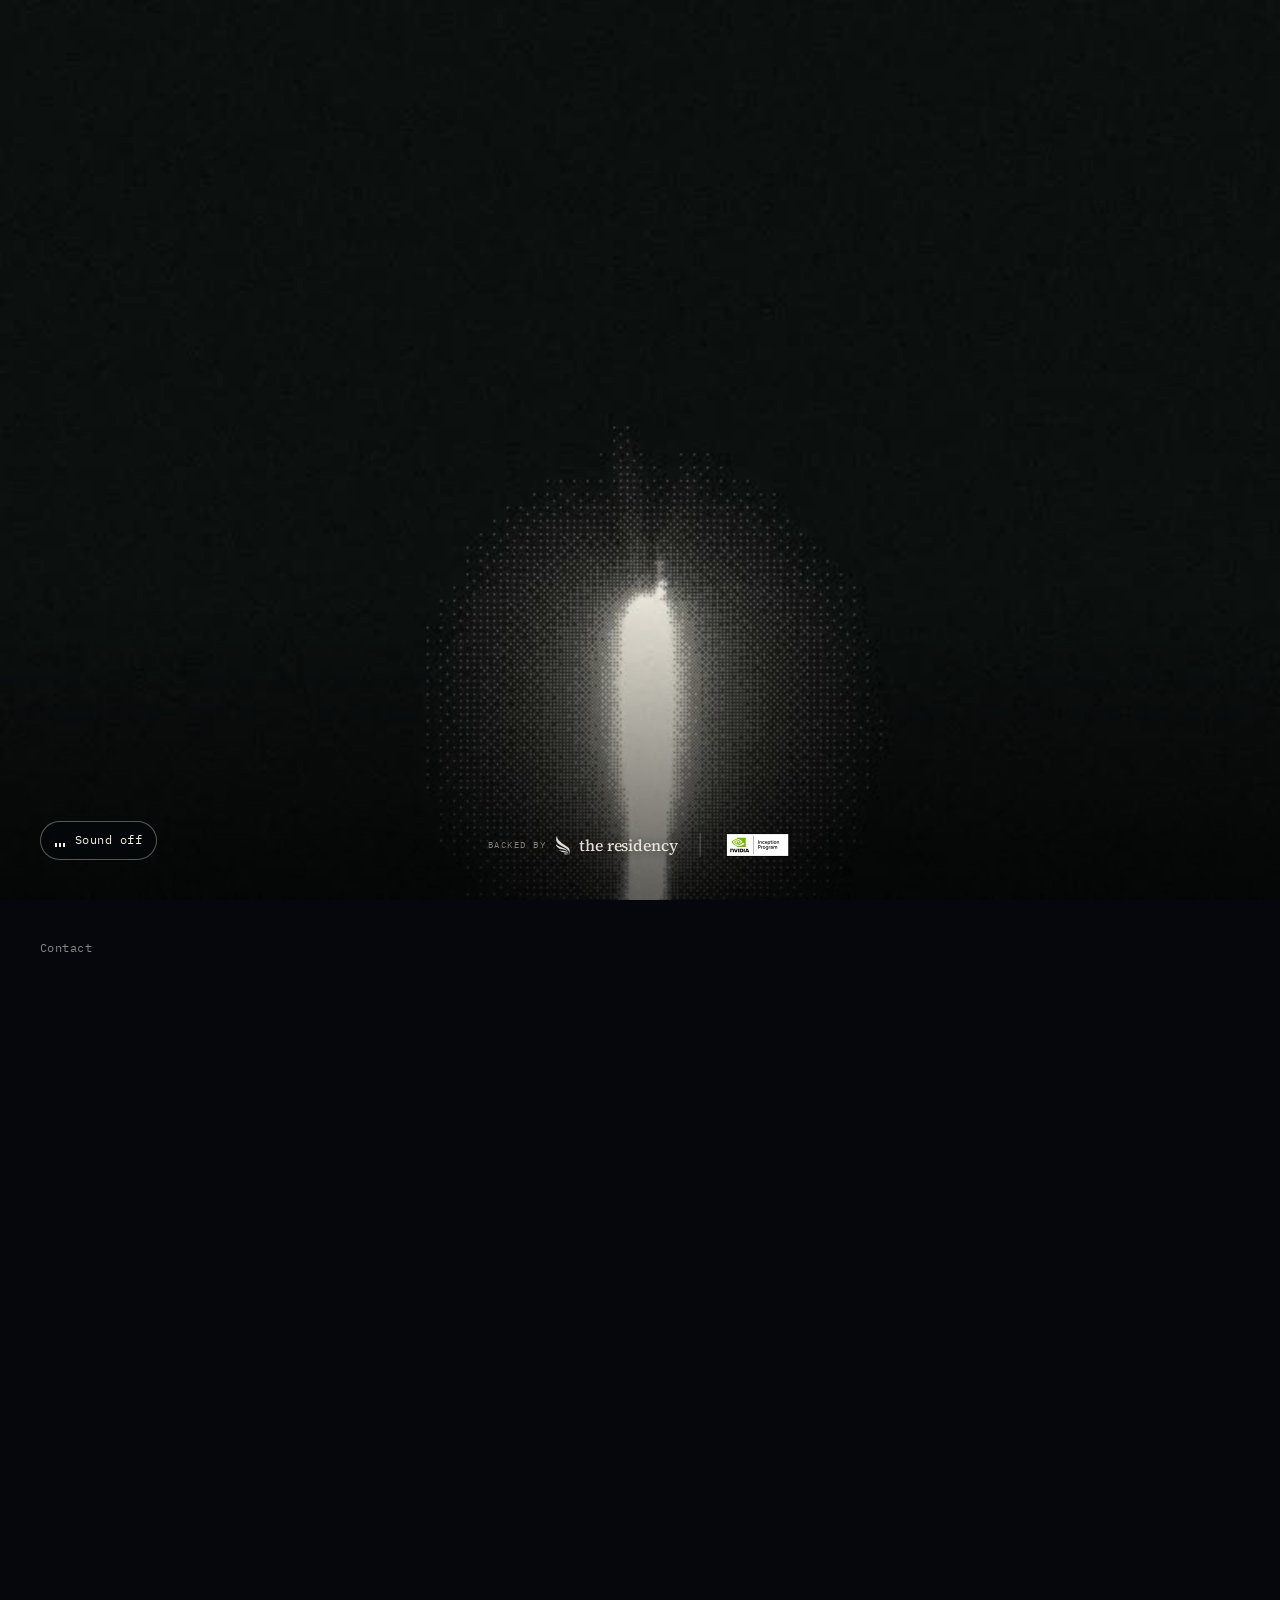
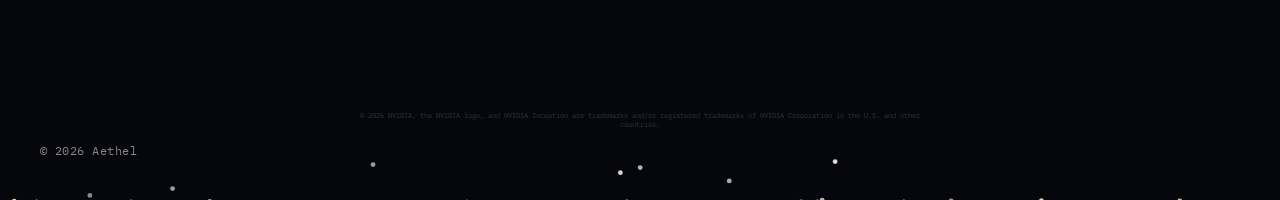
<file: index.html>
<!doctype html>
<html lang="en" data-look="dawn">
<head>
  <meta charset="utf-8">
  <meta name="viewport" content="width=device-width, initial-scale=1, viewport-fit=cover">
  <title>Aethel</title>
  <meta name="theme-color" content="#05070c">
  <link rel="icon" href="assets/mark.svg" type="image/svg+xml">
  <link rel="preconnect" href="https://fonts.googleapis.com">
  <link rel="preconnect" href="https://fonts.gstatic.com" crossorigin>
  <link href="https://fonts.googleapis.com/css2?family=IBM+Plex+Mono:wght@400&family=Jost:wght@400&family=Source+Serif+4:opsz,wght@8..60,500&display=swap" rel="stylesheet">
  <style>
    :root { --ink: #05070c; --text: #f4efe6; --mute: rgba(244, 239, 230, .55); --pad: clamp(18px, 3.2vw, 40px); }
    * { box-sizing: border-box; margin: 0; }
    html { background: var(--ink); scroll-behavior: smooth; }
    body { background: var(--ink); color: var(--text); }
    body { font: 400 12px/1.4 "IBM Plex Mono", ui-monospace, monospace; -webkit-font-smoothing: antialiased; }
    a { color: inherit; text-decoration: none; }
    /* SECTION 1: the film. Laptop file on wide screens, phone file on tall screens. */
    .film { position: relative; height: 100svh; background: #000; overflow: hidden; }
    .film video { position: absolute; inset: 0; width: 100%; height: 100%; object-fit: cover; display: block; }
    .film::after { content: ""; position: absolute; left: 0; right: 0; bottom: 0; height: 34%; z-index: 1; pointer-events: none; background: linear-gradient(to top, rgba(0, 0, 0, .6), rgba(0, 0, 0, 0)); }
    .film button { font: inherit; color: var(--text); letter-spacing: .04em; }
    .sound {
      position: absolute; left: var(--pad); bottom: max(var(--pad), env(safe-area-inset-bottom)); z-index: 2;
      display: flex; align-items: center; gap: 10px; padding: 10px 14px; cursor: pointer;
      background: rgba(5, 7, 12, .35); border: 1px solid rgba(244, 239, 230, .35); border-radius: 999px;
      -webkit-backdrop-filter: blur(6px); backdrop-filter: blur(6px);
    }
    .sound:hover { border-color: var(--text); }
    .sound i { display: inline-flex; align-items: flex-end; gap: 2px; height: 12px; }
    .sound i b { width: 2px; background: currentColor; height: 4px; }
    .sound[aria-pressed="true"] i b { animation: eq .9s ease-in-out infinite; }
    .sound[aria-pressed="true"] i b:nth-child(2) { animation-delay: .15s; }
    .sound[aria-pressed="true"] i b:nth-child(3) { animation-delay: .3s; }
    @keyframes eq { 0%, 100% { height: 3px; } 50% { height: 12px; } }

    .backers {
      position: absolute; left: 50%; transform: translateX(-50%); bottom: max(var(--pad), env(safe-area-inset-bottom)); z-index: 2;
      display: flex; align-items: center; gap: 22px;
    }
    .backers i { width: 1px; height: 24px; background: rgba(244, 239, 230, .28); }
    .inception { display: block; line-height: 0; }
    .inception img { height: 30px; width: auto; display: block; }
    .backed {
      display: flex; align-items: center; gap: 9px; white-space: nowrap; color: var(--text); opacity: .92;
      text-shadow: 0 1px 12px rgba(0, 0, 0, .55);
    }
    .backed small { font-size: 8.5px; letter-spacing: .18em; text-transform: uppercase; color: var(--mute); }
    .backed svg { height: 19px; width: auto; fill: currentColor; filter: drop-shadow(0 1px 8px rgba(0, 0, 0, .5)); }
    .backed b { font: 500 clamp(14px, 1.25vw, 17px)/1 "Source Serif 4", Georgia, serif; letter-spacing: -.005em; }
    @media (max-width: 640px) {
      .site-footer .tm { font-size: 5px; opacity: .22; }
      .backers { flex-direction: column; gap: 16px; bottom: calc(max(var(--pad), env(safe-area-inset-bottom)) + 52px); }
      .backers i { display: none; }
    }
    .tm { position: absolute; left: var(--pad); right: var(--pad); bottom: calc(max(var(--pad), env(safe-area-inset-bottom)) + 30px); z-index: 1; text-align: center; font-size: 6.5px; line-height: 1.35; color: var(--mute); opacity: .35; max-width: 560px; margin: 0 auto; pointer-events: none; }

    /* SECTION 2: one line under the wordmark. Space is kept; the words are added later. */
    .line {
      position: absolute; left: 50%; top: calc(50% + clamp(44px, 8vw, 120px)); transform: translateX(-50%);
      width: min(640px, calc(100% - 2 * var(--pad))); min-height: 3.2em; text-align: center;
      font: 400 clamp(14px, 1.5vw, 18px)/1.5 "Jost", system-ui, sans-serif; letter-spacing: .02em; color: var(--mute);
    }

    /* SECTION 2: footer. The wordmark is made of dots that move away from the pointer. */
    .site-footer { position: relative; height: 100svh; min-height: 480px; background: var(--ink); overflow: hidden; }
    #dots { position: absolute; inset: 0; width: 100%; height: 100%; display: block; touch-action: pan-y; }
    .site-footer .row {
      position: absolute; left: var(--pad); right: var(--pad); z-index: 1; display: flex; justify-content: space-between; gap: 16px;
      color: var(--mute); letter-spacing: .04em; pointer-events: none;
    }
    .site-footer .row a { pointer-events: auto; }
    .site-footer .row a:hover { color: var(--text); }
    .site-footer .top { top: var(--pad); }
    .site-footer .bottom { bottom: max(var(--pad), env(safe-area-inset-bottom)); }
    @media (prefers-reduced-motion: reduce) { html { scroll-behavior: auto; } .sound i b { animation: none !important; } }
  </style>
</head>
<body>
  <section class="film" id="film" aria-label="Aethel teaser film">
    <video id="teaser" muted playsinline preload="auto" autoplay poster="assets/video/teaser-16x9.jpg"></video>
    <button class="sound" id="sound" type="button" aria-pressed="false" aria-label="Turn sound on">
      <i aria-hidden="true"><b></b><b></b><b></b></i><span>Sound off</span>
    </button>
    <div class="backers">
      <a class="backed" href="https://www.livetheresidency.com" target="_blank" rel="noopener" aria-label="Backed by The Residency">
        <small>Backed by</small>
        <svg viewBox="0 0 39 51" aria-hidden="true"><path fill-rule="evenodd" d="M37.4648 49.8002C39.1792 43.9939 41.4868 36.1784 31.2387 28.9086C29.1995 27.462 27.0557 26.0381 24.9027 24.6082C14.4896 17.692 3.86174 10.6333 3.81102 0.168956C1.5849 3.46804 -1.53096 13.377 8.12991 21.3008C12.4058 24.8078 16.9824 27.2748 21.2103 29.5538C30.5037 34.5634 38.1127 38.6649 37.141 50.9083C37.244 50.5479 37.3531 50.1783 37.4648 49.8002ZM34.8175 44.5945C33.6732 40.1217 29.641 35.0896 17.9522 31.5235C6.90329 28.1526 3.06913 24.2534 0.889316 22.0367C0.599416 21.7418 0.338777 21.4768 0.09432 21.2467C1.34137 25.7871 5.00258 32.8585 15.1213 35.1377C27.6817 37.9668 31.1589 39.0921 34.8175 44.5945ZM23.365 40.0777C31.7469 40.5459 34.5734 45.8346 35.3689 48.1012C32.2613 45.0545 30.3781 43.7917 22.4665 43.6254C16.1372 43.4923 10.5988 39.073 8.71042 36.8796C13.3222 38.8951 15.5662 39.642 23.365 40.0777ZM35.6922 50.4834C35.0311 49.1532 32.4888 46.5751 27.603 46.7726C26.281 46.8261 25.4168 46.896 24.7659 46.9486C23.3797 47.0606 22.9615 47.0945 21.151 46.7247C22.1342 47.9205 24.9209 50.14 28.2021 49.4514C32.1092 48.6316 32.6086 48.8897 35.277 50.2691C35.4098 50.3377 35.5479 50.4092 35.6922 50.4834Z"/></svg>
        <b>the residency</b>
      </a>
      <i aria-hidden="true"></i>
      <a class="inception" href="https://www.nvidia.com/en-us/startups/" target="_blank" rel="noopener" aria-label="Member of NVIDIA Inception">
        <img src="assets/nvidia-inception-badge.svg" alt="NVIDIA Inception Program member" height="30">
      </a>
    </div>
  </section>

  <footer class="site-footer" id="footer">
    <canvas id="dots" role="img" aria-label="AETHEL"></canvas>
    <div class="row top">
      <a href="mailto:nivin@aethelcorp.com">Contact</a>
      <span></span>
    </div>
    <p class="tm">© 2026 NVIDIA, the NVIDIA logo, and NVIDIA Inception are trademarks and/or registered trademarks of NVIDIA Corporation in the U.S. and other countries.</p>
    <div class="row bottom">
      <span>© 2026 Aethel</span>
    </div>
  </footer>
  <script>
    (() => {
      const cv = document.getElementById('dots'), ctx = cv.getContext('2d');
      const foot = document.getElementById('footer');
      const reduced = matchMedia('(prefers-reduced-motion: reduce)').matches;
      let W = 0, H = 0, dpr = 1, P = [], mx = -1e4, my = -1e4, R = 120, vis = false, raf = 0, t0 = 0, r = 2;

      const build = async () => {
        try { await document.fonts.load('400 200px Jost'); } catch (e) {}
        dpr = Math.min(devicePixelRatio || 1, 2);
        W = foot.clientWidth; H = foot.clientHeight;
        if (!W || !H) return; // hidden or not laid out yet
        cv.width = W * dpr; cv.height = H * dpr;
        const pad = Math.max(18, Math.min(40, innerWidth * .032));
        // Fit the word to the width.
        const probe = document.createElement('canvas').getContext('2d');
        let size = 200; probe.font = `400 ${size}px Jost, sans-serif`;
        const sp = .08; // letter spacing in em
        const word = 'AETHEL';
        const width = () => probe.measureText(word).width + sp * size * (word.length - 1);
        size = size * (W - 2 * pad) / width();
        const m = document.createElement('canvas'); m.width = W; m.height = H;
        const mc = m.getContext('2d', { willReadFrequently: true });
        mc.fillStyle = '#fff'; mc.textBaseline = 'alphabetic';
        mc.font = `400 ${size}px Jost, sans-serif`;
        let x = pad; const base = H * .62 + size * .36;
        mc.strokeStyle = '#fff'; mc.lineJoin = 'round'; mc.lineWidth = size * .035; // a little weight so the dots read as solid letters
        for (const ch of word) { mc.fillText(ch, x, base); mc.strokeText(ch, x, base); x += mc.measureText(ch).width + sp * size; }
        const step = Math.max(4, Math.min(7, Math.round(W / 230)));
        r = step * .4; R = Math.max(90, Math.min(170, W * .11));
        const d = mc.getImageData(0, 0, W, H).data;
        P = [];
        for (let y = step / 2; y < H; y += step) for (let xx = step / 2; xx < W; xx += step) {
          if (d[((y | 0) * W + (xx | 0)) * 4 + 3] > 128) {
            const j = () => (Math.random() - .5) * step * .5;
            P.push({ hx: xx + j() * .4, hy: y + j() * .4, x: Math.random() * W, y: H + Math.random() * H * .6, vx: 0, vy: 0,
                     a: .55 + Math.random() * .45, delay: Math.random() * 900 + (xx / W) * 700 });
          }
        }
        if (reduced) P.forEach(p => { p.x = p.hx; p.y = p.hy; });
        t0 = performance.now(); draw(t0);
      };

      const draw = now => {
        raf = 0;
        ctx.setTransform(dpr, 0, 0, dpr, 0, 0);
        ctx.clearRect(0, 0, W, H);
        ctx.fillStyle = '#f4efe6';
        const el = now - t0, R2 = R * R;
        for (const p of P) {
          if (!reduced) {
            if (el > p.delay) {
              const dx = p.x - mx, dy = p.y - my, d2 = dx * dx + dy * dy;
              if (d2 < R2 && d2 > .01) { const d = Math.sqrt(d2), f = (1 - d / R) * 2.4; p.vx += dx / d * f; p.vy += dy / d * f; }
              p.vx += (p.hx - p.x) * .035; p.vy += (p.hy - p.y) * .035;
              p.vx *= .86; p.vy *= .86; p.x += p.vx; p.y += p.vy;
            }
          }
          ctx.globalAlpha = p.a;
          ctx.beginPath(); ctx.arc(p.x, p.y, r, 0, 6.2832); ctx.fill();
        }
        ctx.globalAlpha = 1;
        if (vis && !reduced) raf = requestAnimationFrame(draw);
      };
      const kick = () => { if (!raf) raf = requestAnimationFrame(draw); };

      const move = e => { const b = cv.getBoundingClientRect(); mx = e.clientX - b.left; my = e.clientY - b.top; };
      cv.addEventListener('pointermove', move);
      cv.addEventListener('pointerdown', move);
      cv.addEventListener('pointerleave', () => { mx = my = -1e4; });
      cv.addEventListener('pointerup', e => { if (e.pointerType !== 'mouse') mx = my = -1e4; });

      let started = false;
      new IntersectionObserver(([e]) => {
        vis = e.isIntersecting;
        if (vis) { if (!started) { started = true; t0 = performance.now(); P.forEach(p => { p.x = Math.random() * W; p.y = H + Math.random() * H * .6; p.vx = p.vy = 0; }); } kick(); }
      }, { threshold: .25 }).observe(foot);

      let rt; addEventListener('resize', () => { clearTimeout(rt); rt = setTimeout(() => { started = vis; build().then(kick); }, 150); });
      build();
    })();
  </script>
  <script>
    (() => {
      const v = document.getElementById('teaser'), btn = document.getElementById('sound');
      const next = document.getElementById('footer');
      const files = { wide: 'assets/video/teaser-16x9', tall: 'assets/video/teaser-9x16' };
      const kind = () => (innerHeight > innerWidth ? 'tall' : 'wide');
      let cur = '';
      const load = () => {
        const k = kind(); if (k === cur) return;
        const t = cur ? v.currentTime : 0, wasPlaying = !v.paused && !v.ended; cur = k;
        v.poster = files[k] + '.jpg'; v.src = files[k] + '.mp4';
        v.addEventListener('loadedmetadata', () => { if (t) v.currentTime = Math.min(t, v.duration - .05); if (wasPlaying || !t) v.play().catch(() => {}); }, { once: true });
      };
      load();
      addEventListener('resize', load);

      // Sound: browsers only allow it after a tap, so it starts off with a button.
      const setSound = on => {
        v.muted = !on; btn.setAttribute('aria-pressed', on);
        btn.setAttribute('aria-label', on ? 'Turn sound off' : 'Turn sound on');
        btn.querySelector('span').textContent = on ? 'Sound on' : 'Sound off';
      };
      btn.addEventListener('click', () => { setSound(v.muted); if (v.ended && !v.muted) { v.currentTime = 0; } v.play().catch(() => {}); });

      // When the film ends, move down to the footer (only if the visitor is still on the film).
      const down = () => next.scrollIntoView({ behavior: matchMedia('(prefers-reduced-motion: reduce)').matches ? 'auto' : 'smooth' });
      v.addEventListener('ended', () => { if (scrollY < innerHeight * .3) setTimeout(() => { if (scrollY < innerHeight * .3) down(); }, 600); });

      // Do not play in the background once the visitor has scrolled away.
      new IntersectionObserver(([e]) => { if (!e.isIntersecting) v.pause(); else if (!v.ended) v.play().catch(() => {}); }, { threshold: .15 }).observe(document.getElementById('film'));
    })();
  </script>
</body>
</html>
</file>
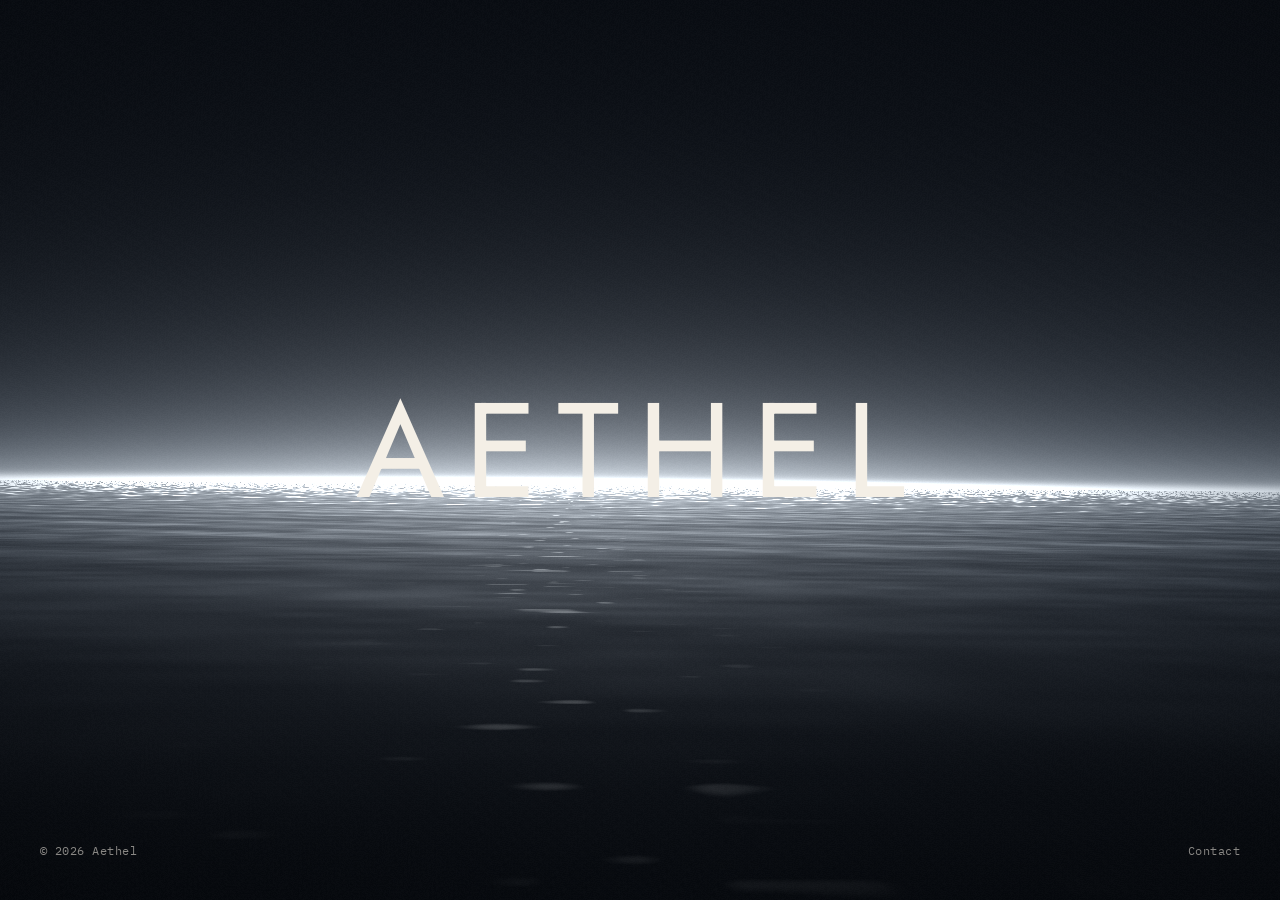
<file: dawn.html>
<!doctype html>
<html lang="en" data-look="dawn">
<head>
  <meta charset="utf-8">
  <meta name="viewport" content="width=device-width, initial-scale=1, viewport-fit=cover">
  <title>Aethel</title>
  <meta name="theme-color" content="#05070c">
  <link rel="icon" href="assets/mark.svg" type="image/svg+xml">
  <link rel="preconnect" href="https://fonts.googleapis.com">
  <link rel="preconnect" href="https://fonts.gstatic.com" crossorigin>
  <link href="https://fonts.googleapis.com/css2?family=IBM+Plex+Mono:wght@400&family=Jost:wght@400&display=swap" rel="stylesheet">
  <style>
    :root { --ink: #05070c; --text: #f4efe6; --mute: rgba(244, 239, 230, .55); --pad: clamp(18px, 3.2vw, 40px); }
    * { box-sizing: border-box; margin: 0; }
    html, body { height: 100%; background: var(--ink); color: var(--text); overflow: hidden; }
    body { font: 400 12px/1.4 "IBM Plex Mono", ui-monospace, monospace; -webkit-font-smoothing: antialiased; }
    a { color: inherit; text-decoration: none; }
    .stage { position: fixed; inset: 0; height: 100svh; }
    #sky {
      position: absolute; inset: 0; width: 100%; height: 100%; display: block;
      /* fallback when WebGL is unavailable */
      background:
        radial-gradient(60% 9% at 50% 52%, rgba(255, 214, 160, .35), transparent 70%),
        linear-gradient(#05070c 0%, #0b1220 48%, #151a24 52%, #05070c 100%);
    }
    h1 {
      position: absolute; left: 50%; top: 50%; transform: translate(-50%, -50%);
      font: 400 clamp(44px, 10.5vw, 168px)/1 "Jost", system-ui, sans-serif;
      letter-spacing: .14em; margin-right: -.14em;  /* keep the spaced word optically centred */
      white-space: nowrap; user-select: none;
      opacity: 0; animation: rise 2.4s cubic-bezier(.2, .7, .2, 1) .5s forwards;
    }
    @keyframes rise { from { opacity: 0; letter-spacing: .22em; } to { opacity: 1; letter-spacing: .14em; } }
    footer {
      position: absolute; left: var(--pad); right: var(--pad);
      bottom: max(var(--pad), env(safe-area-inset-bottom));
      display: flex; justify-content: space-between; align-items: flex-end; gap: 16px;
      color: var(--mute); letter-spacing: .04em;
      opacity: 0; animation: fade 1.6s ease 1.6s forwards;
    }
    footer a:hover { color: var(--text); }
    @keyframes fade { to { opacity: 1; } }
    @media (prefers-reduced-motion: reduce) { h1, footer { animation: none; opacity: 1; } }
  </style>
</head>
<body>
  <main class="stage">
    <canvas id="sky" aria-hidden="true"></canvas>
    <h1>AETHEL</h1>
    <footer>
      <span>© 2026 Aethel</span>
      <!-- TODO: real contact address -->
      <a href="mailto:hello@example.com">Contact</a>
    </footer>
  </main>
  <script src="sea2.js?v=4"></script>
</body>
</html>
</file>
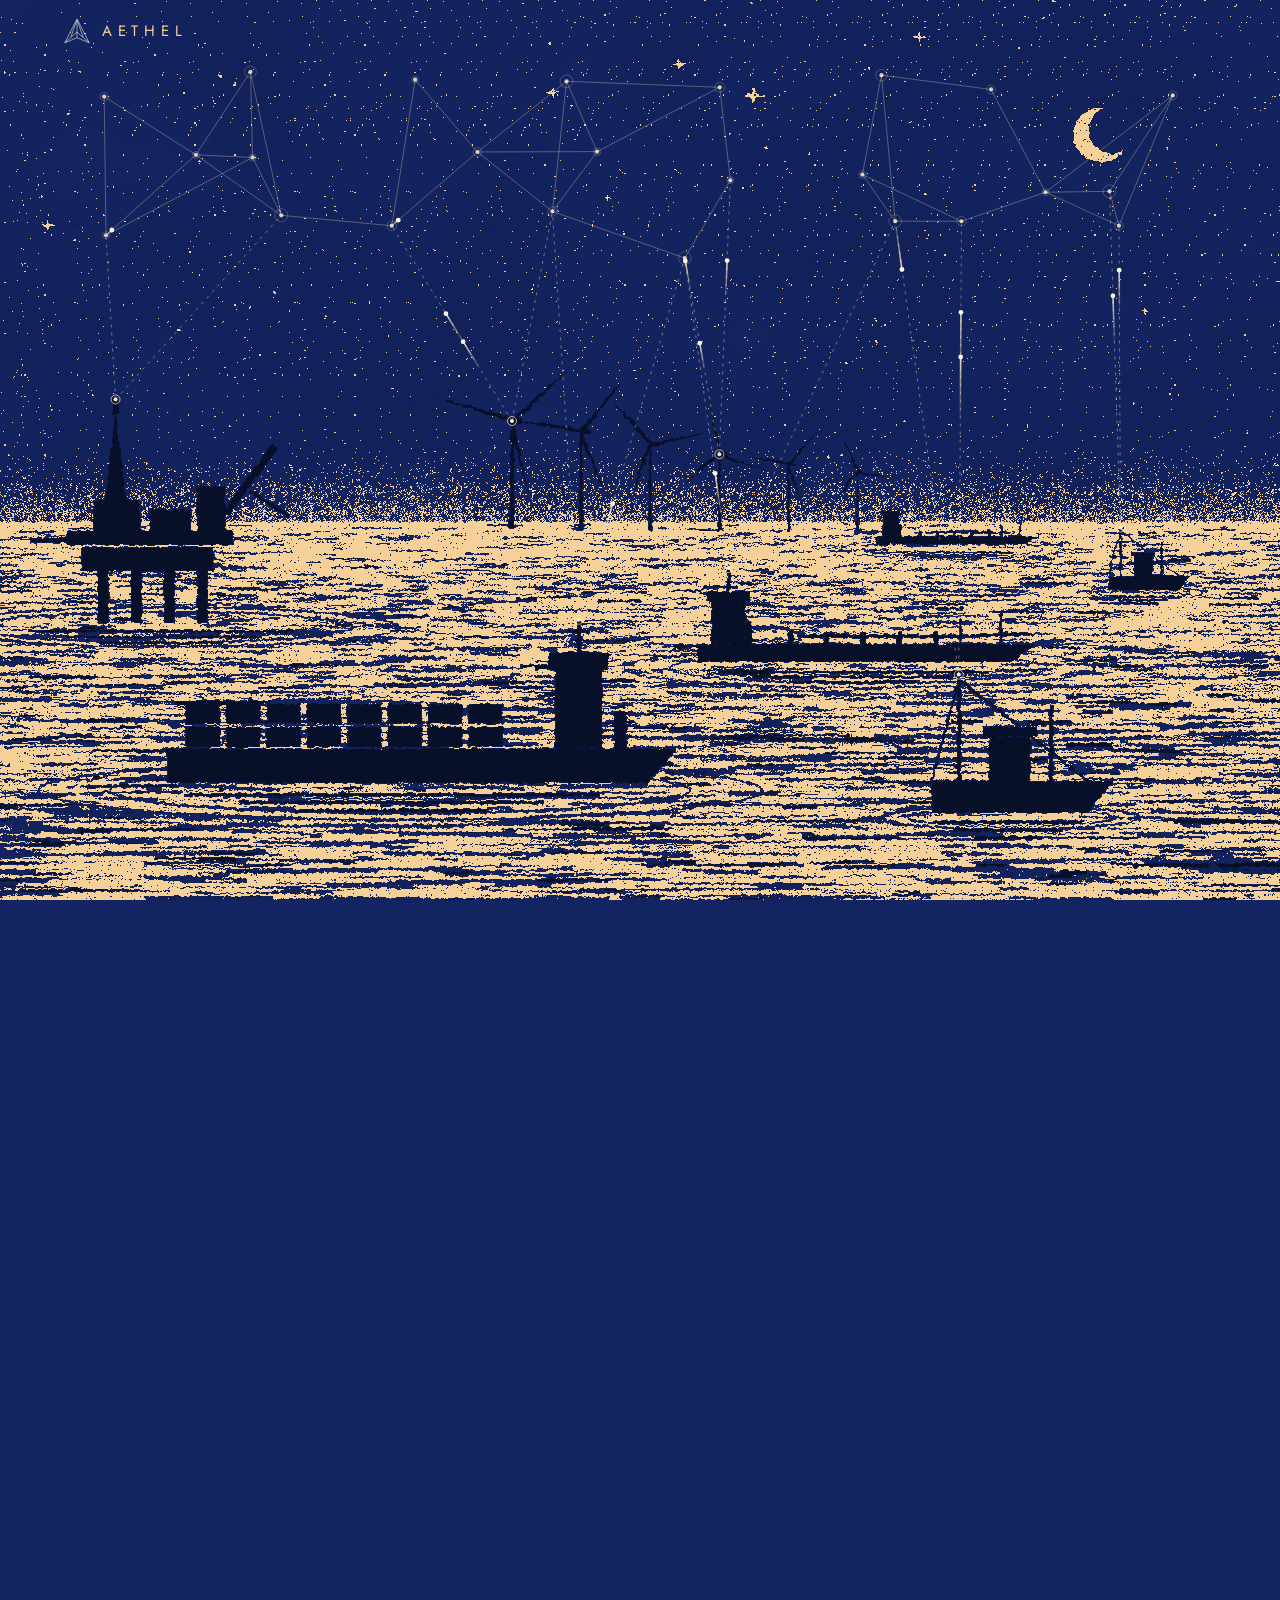
<file: handful.html>
<!doctype html>
<html lang="en" class="riso" data-variant="handful">
<head>
  <meta charset="utf-8">
  <meta name="viewport" content="width=device-width, initial-scale=1">
  <title>Aethel</title>
  <link rel="icon" href="assets/mark.svg" type="image/svg+xml">
  <link rel="preconnect" href="https://fonts.googleapis.com">
  <link rel="preconnect" href="https://fonts.gstatic.com" crossorigin>
  <link href="https://fonts.googleapis.com/css2?family=IBM+Plex+Mono:wght@400;500&family=IBM+Plex+Sans:wght@300;400&family=Jost:wght@300;400&display=swap" rel="stylesheet">
  <link rel="stylesheet" href="styles.css?v=1791956355">
</head>
<body class="has-stage">

<header class="nav">
  <a class="brand" href="#top" aria-label="Aethel">
    <img src="assets/mark.svg" alt="" width="26" height="26">
    <span>AETHEL</span>
  </a>
</header>

<main id="top">
  <div class="stage">
    <section class="hero hero-offshore">
      <canvas id="gl" aria-hidden="true"></canvas>
      <canvas id="dot" aria-hidden="true"></canvas>
    </section>
  </div>
</main>

<footer id="contact" class="footer">
  <canvas id="stipple" aria-hidden="true"></canvas>

  <div class="footer-bottom">
    <span>© 2026 Aethel</span>
  </div>

  <div class="wordmark" aria-hidden="true">AETHEL</div>
</footer>

<script src="riso.js?v=1791956605"></script>
<script src="script.js?v=1791956355"></script>
</body>
</html>
</file>
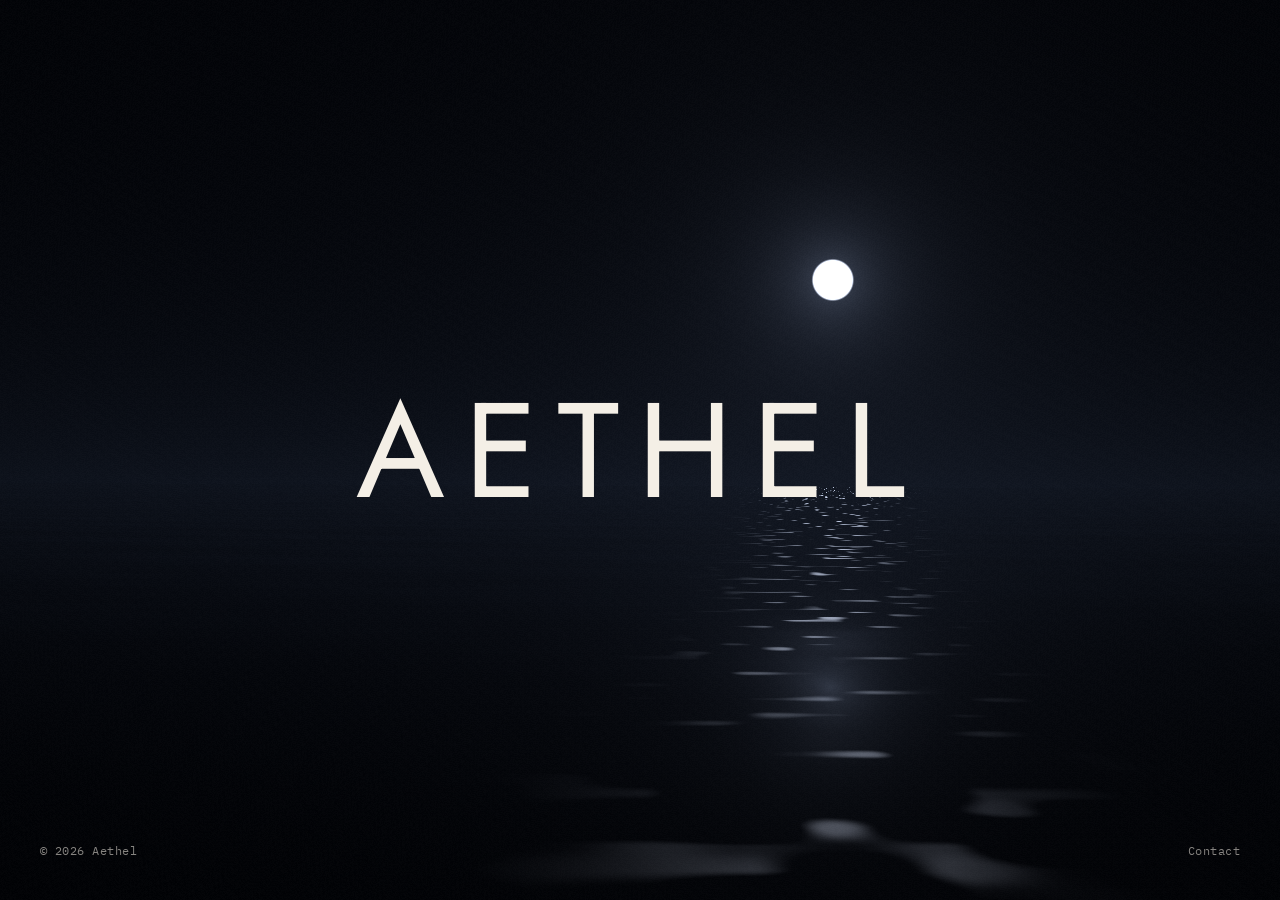
<file: moon.html>
<!doctype html>
<html lang="en" data-look="moon">
<head>
  <meta charset="utf-8">
  <meta name="viewport" content="width=device-width, initial-scale=1, viewport-fit=cover">
  <title>Aethel</title>
  <meta name="theme-color" content="#05070c">
  <link rel="icon" href="assets/mark.svg" type="image/svg+xml">
  <link rel="preconnect" href="https://fonts.googleapis.com">
  <link rel="preconnect" href="https://fonts.gstatic.com" crossorigin>
  <link href="https://fonts.googleapis.com/css2?family=IBM+Plex+Mono:wght@400&family=Jost:wght@400&display=swap" rel="stylesheet">
  <style>
    :root { --ink: #05070c; --text: #f4efe6; --mute: rgba(244, 239, 230, .55); --pad: clamp(18px, 3.2vw, 40px); }
    * { box-sizing: border-box; margin: 0; }
    html, body { height: 100%; background: var(--ink); color: var(--text); overflow: hidden; }
    body { font: 400 12px/1.4 "IBM Plex Mono", ui-monospace, monospace; -webkit-font-smoothing: antialiased; }
    a { color: inherit; text-decoration: none; }
    .stage { position: fixed; inset: 0; height: 100svh; }
    #sky {
      position: absolute; inset: 0; width: 100%; height: 100%; display: block;
      /* fallback when WebGL is unavailable */
      background:
        radial-gradient(60% 9% at 50% 52%, rgba(255, 214, 160, .35), transparent 70%),
        linear-gradient(#05070c 0%, #0b1220 48%, #151a24 52%, #05070c 100%);
    }
    h1 {
      position: absolute; left: 50%; top: 50%; transform: translate(-50%, -50%);
      font: 400 clamp(44px, 10.5vw, 168px)/1 "Jost", system-ui, sans-serif;
      letter-spacing: .14em; margin-right: -.14em;  /* keep the spaced word optically centred */
      white-space: nowrap; user-select: none;
      opacity: 0; animation: rise 2.4s cubic-bezier(.2, .7, .2, 1) .5s forwards;
    }
    @keyframes rise { from { opacity: 0; letter-spacing: .22em; } to { opacity: 1; letter-spacing: .14em; } }
    footer {
      position: absolute; left: var(--pad); right: var(--pad);
      bottom: max(var(--pad), env(safe-area-inset-bottom));
      display: flex; justify-content: space-between; align-items: flex-end; gap: 16px;
      color: var(--mute); letter-spacing: .04em;
      opacity: 0; animation: fade 1.6s ease 1.6s forwards;
    }
    footer a:hover { color: var(--text); }
    @keyframes fade { to { opacity: 1; } }
    @media (prefers-reduced-motion: reduce) { h1, footer { animation: none; opacity: 1; } }
  </style>
</head>
<body>
  <main class="stage">
    <canvas id="sky" aria-hidden="true"></canvas>
    <h1>AETHEL</h1>
    <footer>
      <span>© 2026 Aethel</span>
      <!-- TODO: real contact address -->
      <a href="mailto:hello@example.com">Contact</a>
    </footer>
  </main>
  <script src="sea2.js?v=4"></script>
</body>
</html>
</file>
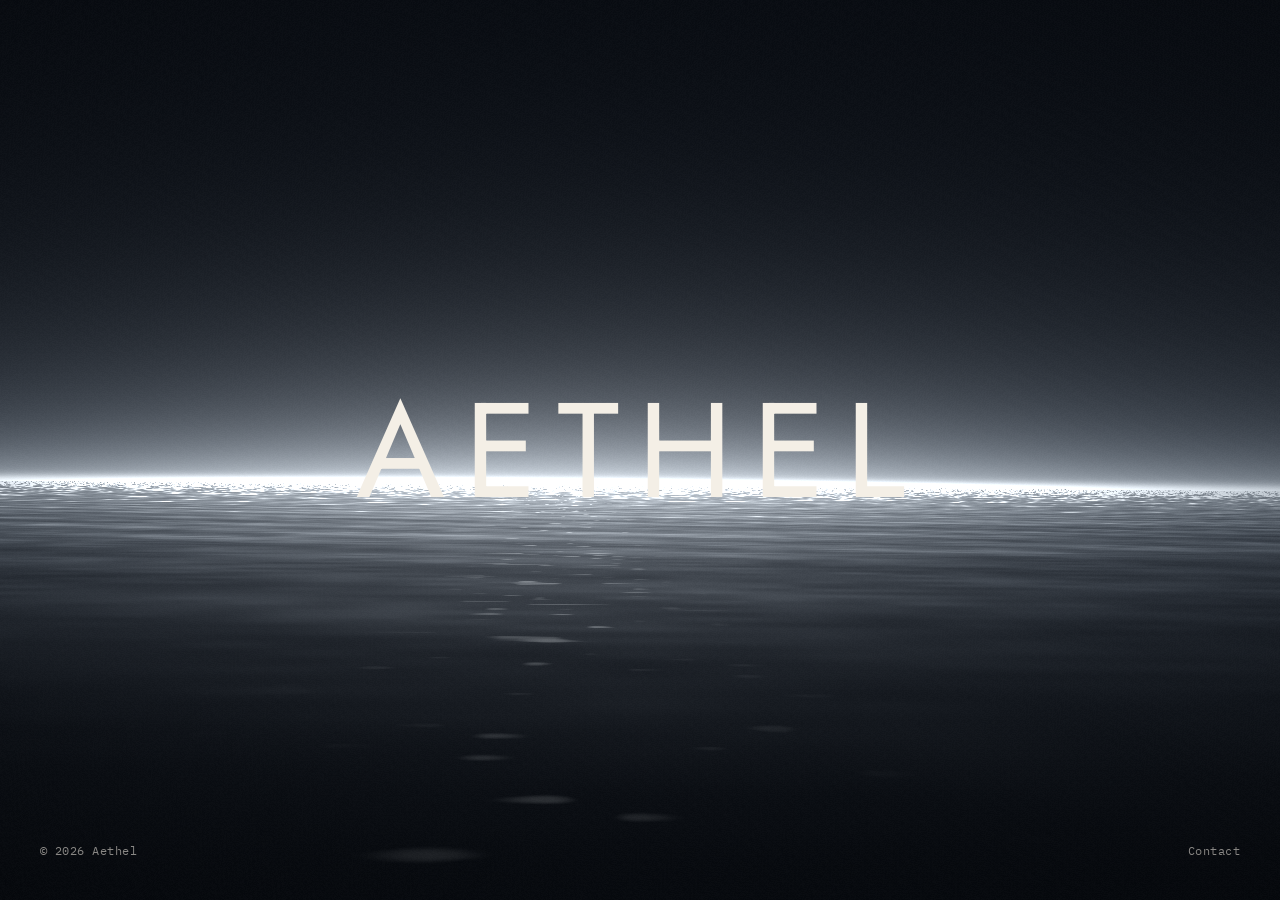
<file: parked-single-screen.html>
<!doctype html>
<html lang="en" data-look="dawn">
<head>
  <meta charset="utf-8">
  <meta name="viewport" content="width=device-width, initial-scale=1, viewport-fit=cover">
  <title>Aethel</title>
  <meta name="theme-color" content="#0a0f18">
  <link rel="icon" href="assets/mark.svg" type="image/svg+xml">
  <link rel="preconnect" href="https://fonts.googleapis.com">
  <link rel="preconnect" href="https://fonts.gstatic.com" crossorigin>
  <link href="https://fonts.googleapis.com/css2?family=IBM+Plex+Mono:wght@400&family=Jost:wght@400&display=swap" rel="stylesheet">
  <style>
    :root { --ink: #05070c; --text: #f4efe6; --mute: rgba(244, 239, 230, .55); --pad: clamp(18px, 3.2vw, 40px); }
    * { box-sizing: border-box; margin: 0; }
    html, body { height: 100%; background: var(--ink); color: var(--text); overflow: hidden; }
    body { font: 400 12px/1.4 "IBM Plex Mono", ui-monospace, monospace; -webkit-font-smoothing: antialiased; }
    a { color: inherit; text-decoration: none; }
    .stage { position: fixed; inset: 0; height: 100svh; }
    #sky {
      position: absolute; inset: 0; width: 100%; height: 100%; display: block;
      /* fallback when WebGL is unavailable */
      background:
        radial-gradient(60% 9% at 50% 52%, rgba(255, 214, 160, .35), transparent 70%),
        linear-gradient(#05070c 0%, #0b1220 48%, #151a24 52%, #05070c 100%);
    }
    h1 {
      position: absolute; left: 50%; top: 50%; transform: translate(-50%, -50%);
      font: 400 clamp(44px, 10.5vw, 168px)/1 "Jost", system-ui, sans-serif;
      letter-spacing: .14em; margin-right: -.14em;  /* keep the spaced word optically centred */
      white-space: nowrap; user-select: none;
      opacity: 0; animation: rise 2.4s cubic-bezier(.2, .7, .2, 1) .5s forwards;
    }
    @keyframes rise { from { opacity: 0; letter-spacing: .22em; } to { opacity: 1; letter-spacing: .14em; } }
    footer {
      position: absolute; left: var(--pad); right: var(--pad);
      bottom: max(var(--pad), env(safe-area-inset-bottom));
      display: flex; justify-content: space-between; align-items: flex-end; gap: 16px;
      color: var(--mute); letter-spacing: .04em;
      opacity: 0; animation: fade 1.6s ease 1.6s forwards;
    }
    footer a:hover { color: var(--text); }
    @keyframes fade { to { opacity: 1; } }
    @media (prefers-reduced-motion: reduce) { h1, footer { animation: none; opacity: 1; } }
  </style>
</head>
<body>
  <main class="stage">
    <canvas id="sky" aria-hidden="true"></canvas>
    <h1>AETHEL</h1>
    <footer>
      <span>© 2026 Aethel</span>
      <!-- TODO: real contact address -->
      <a href="mailto:hello@example.com">Contact</a>
    </footer>
  </main>
  <script src="sea2.js?v=4"></script>
</body>
</html>
</file>
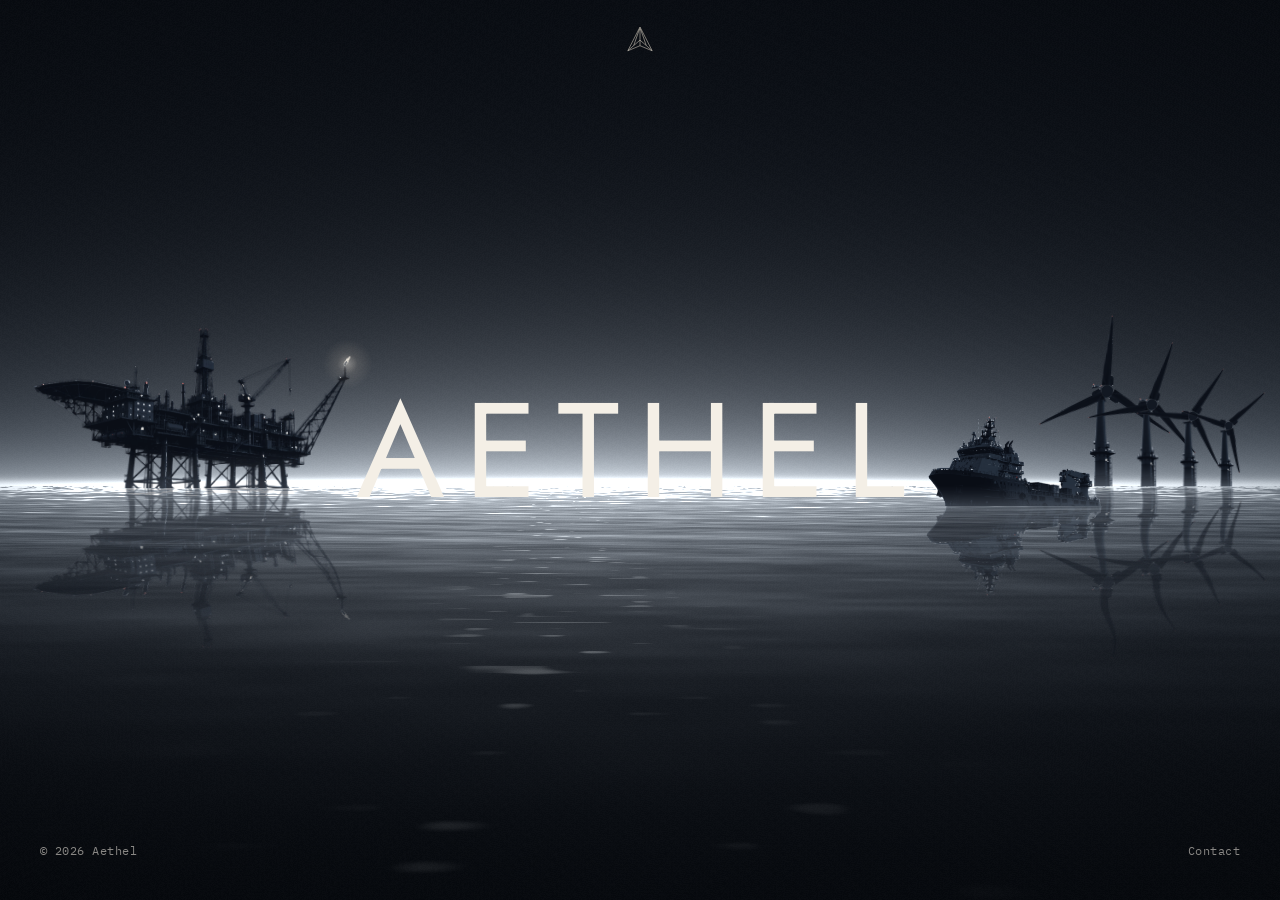
<file: scene.html>
<!doctype html>
<html lang="en" data-look="dawn" data-bank="off">
<head>
  <meta charset="utf-8">
  <meta name="viewport" content="width=device-width, initial-scale=1, viewport-fit=cover">
  <title>Aethel</title>
  <meta name="theme-color" content="#0a0f18">
  <link rel="icon" href="assets/mark.svg" type="image/svg+xml">
  <link rel="preconnect" href="https://fonts.googleapis.com">
  <link rel="preconnect" href="https://fonts.gstatic.com" crossorigin>
  <link href="https://fonts.googleapis.com/css2?family=IBM+Plex+Mono:wght@400&family=Jost:wght@400&display=swap" rel="stylesheet">
  <style>
    :root { --ink: #05070c; --text: #f4efe6; --mute: rgba(244, 239, 230, .55); --pad: clamp(18px, 3.2vw, 40px); }
    * { box-sizing: border-box; margin: 0; }
    html, body { height: 100%; background: var(--ink); color: var(--text); overflow: hidden; }
    body { font: 400 12px/1.4 "IBM Plex Mono", ui-monospace, monospace; -webkit-font-smoothing: antialiased; }
    a { color: inherit; text-decoration: none; }
    .stage { position: fixed; inset: 0; height: 100svh; }
    #sky {
      position: absolute; inset: 0; width: 100%; height: 100%; display: block;
      /* fallback when WebGL is unavailable */
      background:
        radial-gradient(60% 9% at 50% 52%, rgba(255, 214, 160, .35), transparent 70%),
        linear-gradient(#05070c 0%, #0b1220 48%, #151a24 52%, #05070c 100%);
    }
    #scene { position: absolute; inset: 0; width: 100%; height: 100%; pointer-events: none; }
    #logo { position: absolute; top: 26px; left: 50%; transform: translateX(-50%); width: 26px; height: 26px; opacity: .9; }
    h1 {
      position: absolute; left: 50%; top: 50%; transform: translate(-50%, -50%);
      font: 400 clamp(44px, 10.5vw, 168px)/1 "Jost", system-ui, sans-serif;
      letter-spacing: .14em; margin-right: -.14em;  /* keep the spaced word optically centred */
      white-space: nowrap; user-select: none;
      opacity: 0; animation: rise 2.4s cubic-bezier(.2, .7, .2, 1) .5s forwards;
    }
    @keyframes rise { from { opacity: 0; letter-spacing: .22em; } to { opacity: 1; letter-spacing: .14em; } }
    footer {
      position: absolute; left: var(--pad); right: var(--pad);
      bottom: max(var(--pad), env(safe-area-inset-bottom));
      display: flex; justify-content: space-between; align-items: flex-end; gap: 16px;
      color: var(--mute); letter-spacing: .04em;
      opacity: 0; animation: fade 1.6s ease 1.6s forwards;
    }
    footer a:hover { color: var(--text); }
    @keyframes fade { to { opacity: 1; } }
    @media (max-aspect-ratio: 9/10) { h1 { top: 31%; } }
    @media (prefers-reduced-motion: reduce) { h1, footer { animation: none; opacity: 1; } }
  </style>
</head>
<body>
  <main class="stage">
    <canvas id="sky" aria-hidden="true"></canvas>
    <canvas id="scene" aria-hidden="true"></canvas>
    <img id="logo" src="assets/mark-light.svg" alt="">
    <h1>AETHEL</h1>
    <footer>
      <span>© 2026 Aethel</span>
      <!-- TODO: real contact address -->
      <a href="mailto:hello@example.com">Contact</a>
    </footer>
  </main>
  <script src="sea2.js?v=4"></script>
  <script src="scene.js?v=4"></script>
</body>
</html>
</file>
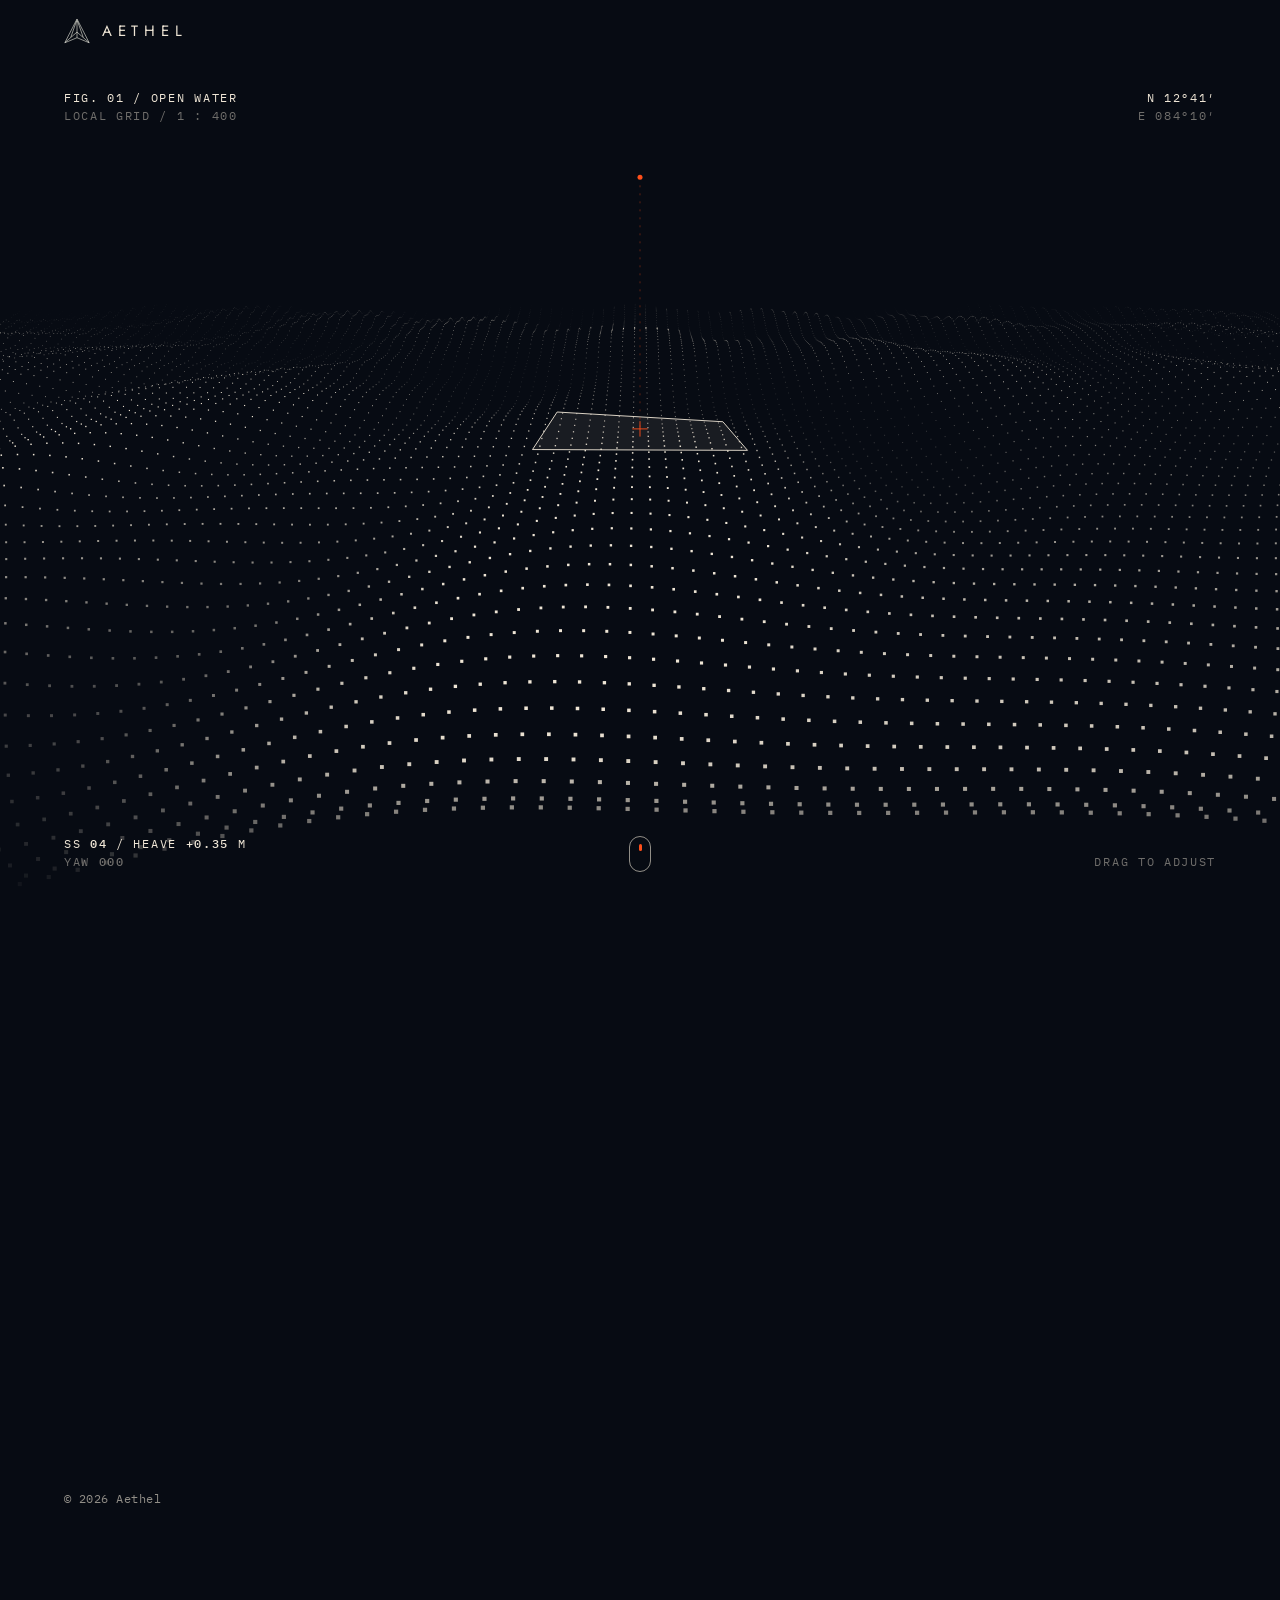
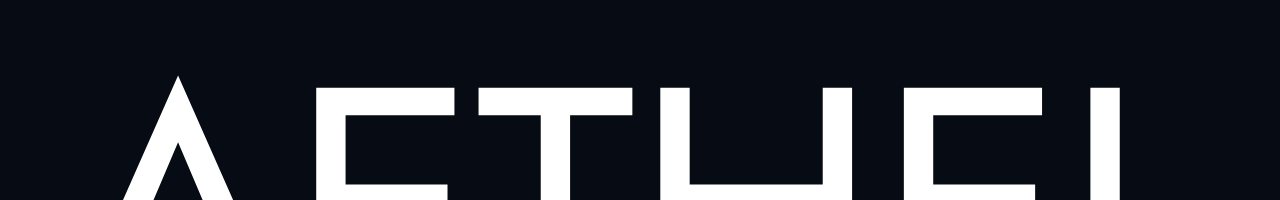
<file: v1.html>
<!doctype html>
<html lang="en">
<head>
  <meta charset="utf-8">
  <meta name="viewport" content="width=device-width, initial-scale=1">
  <title>Aethel</title>
  <link rel="icon" href="assets/mark.svg" type="image/svg+xml">
  <link rel="preconnect" href="https://fonts.googleapis.com">
  <link rel="preconnect" href="https://fonts.gstatic.com" crossorigin>
  <link href="https://fonts.googleapis.com/css2?family=IBM+Plex+Mono:wght@400;500&family=IBM+Plex+Sans:wght@300;400&family=Jost:wght@300;400&display=swap" rel="stylesheet">
  <link rel="stylesheet" href="styles.css?v=1791928407">
</head>
<body>

<header class="nav">
  <a class="brand" href="#top" aria-label="Aethel">
    <img src="assets/mark.svg" alt="" width="26" height="26">
    <span>AETHEL</span>
  </a>
</header>

<main id="top">
  <section class="hero">
    <canvas id="sea" aria-hidden="true"></canvas>

    <div class="hud hud-tl">
      <span>FIG. 01 / OPEN WATER</span>
      <span class="dim">LOCAL GRID / 1 : 400</span>
    </div>
    <div class="hud hud-tr">
      <span>N 12°41′</span>
      <span class="dim">E 084°10′</span>
    </div>
    <div class="hud hud-bl">
      <span>SS <b id="r-ss">03</b> / HEAVE <b id="r-heave">+0.00</b> M</span>
      <span class="dim">YAW <b id="r-yaw">000</b></span>
    </div>
    <div class="hud hud-br dim">DRAG TO ADJUST</div>

    <a class="scroll" href="#contact" aria-label="Scroll down"><span></span></a>
  </section>
</main>

<footer id="contact" class="footer">
  <canvas id="stipple" aria-hidden="true"></canvas>

  <div class="footer-bottom">
    <span>© 2026 Aethel</span>
  </div>

  <div class="wordmark" aria-hidden="true">AETHEL</div>
</footer>

<script src="sea.js?v=1791928407"></script>
<script src="script.js?v=1791928407"></script>
</body>
</html>
</file>
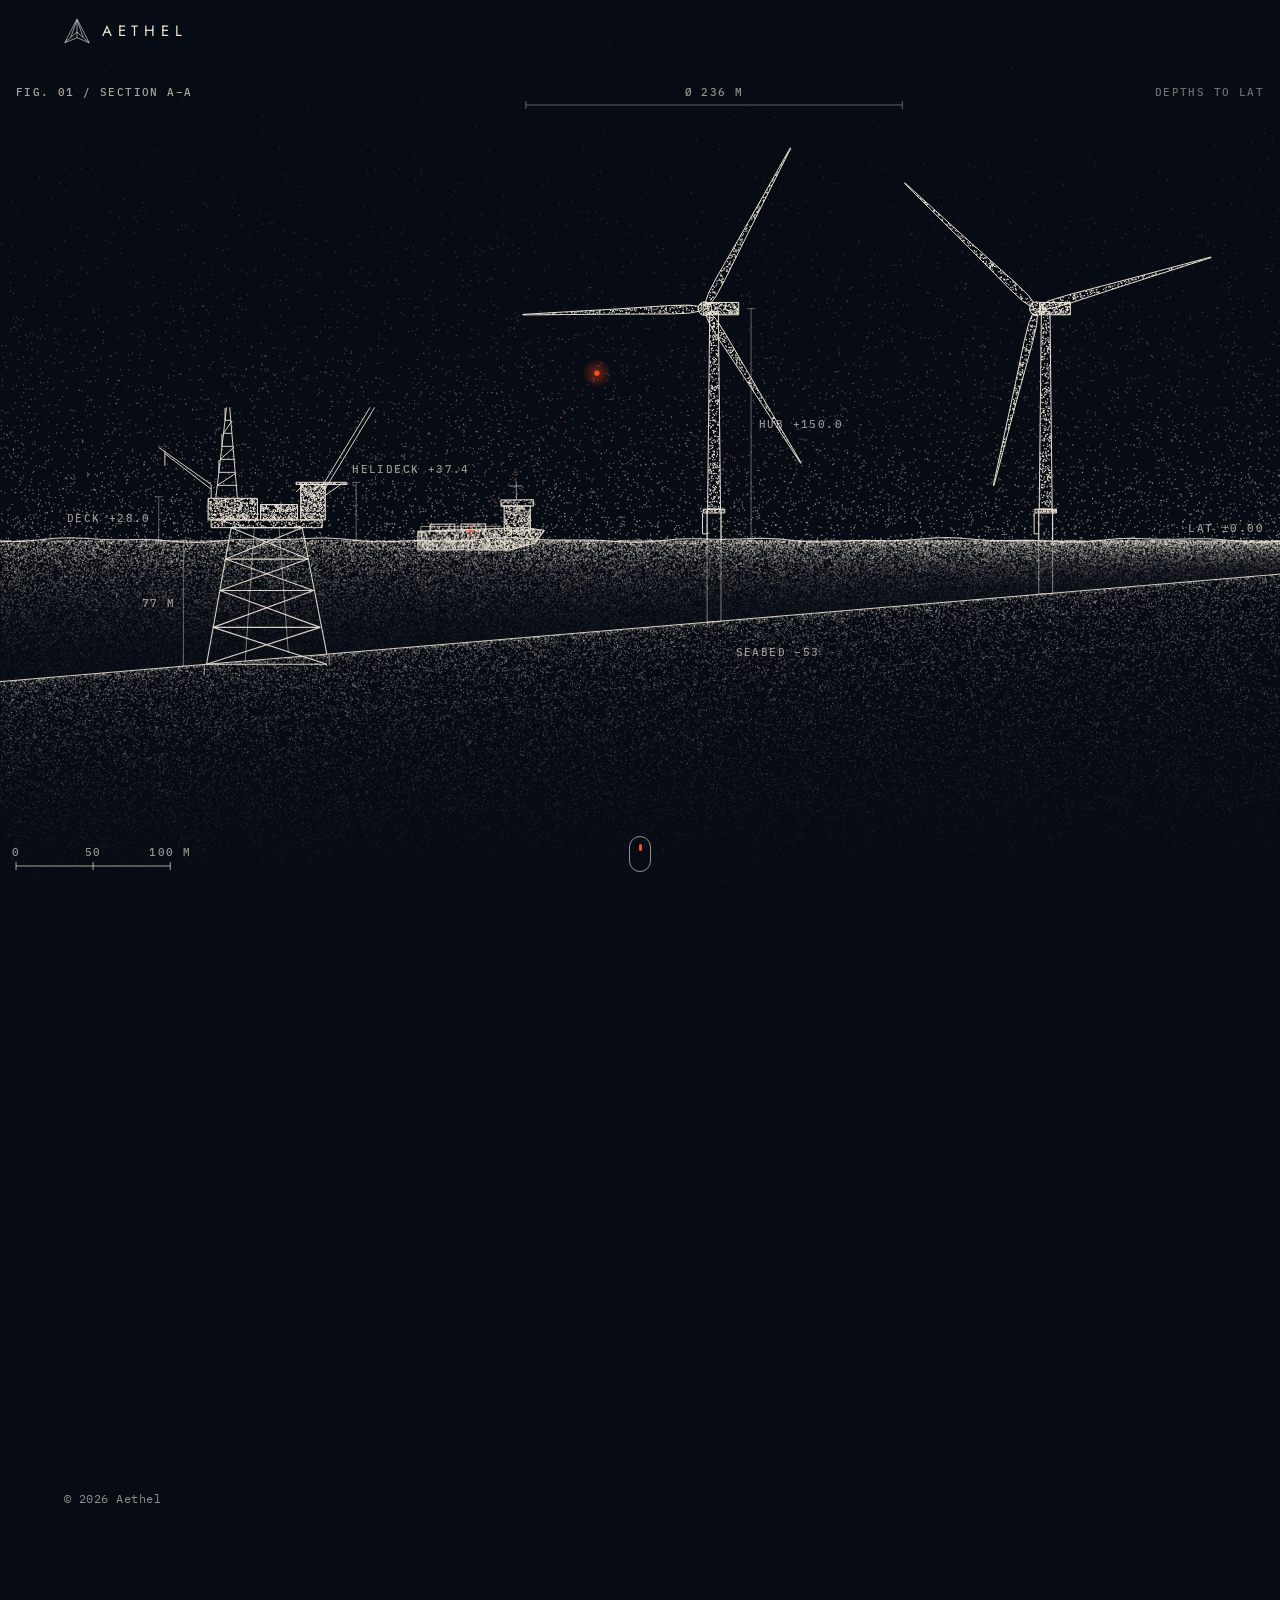
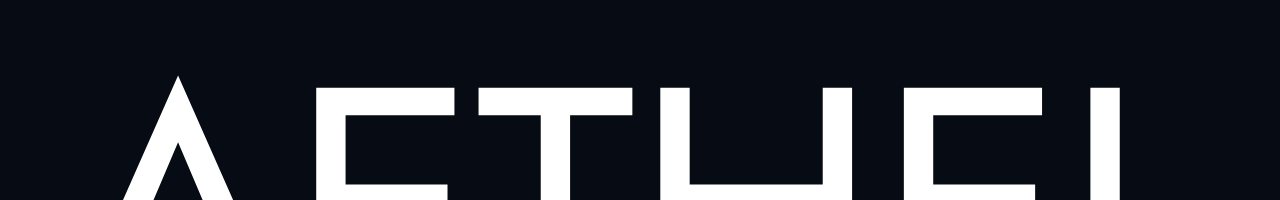
<file: v2.html>
<!doctype html>
<html lang="en">
<head>
  <meta charset="utf-8">
  <meta name="viewport" content="width=device-width, initial-scale=1">
  <title>Aethel</title>
  <link rel="icon" href="assets/mark.svg" type="image/svg+xml">
  <link rel="preconnect" href="https://fonts.googleapis.com">
  <link rel="preconnect" href="https://fonts.gstatic.com" crossorigin>
  <link href="https://fonts.googleapis.com/css2?family=IBM+Plex+Mono:wght@400;500&family=IBM+Plex+Sans:wght@300;400&family=Jost:wght@300;400&display=swap" rel="stylesheet">
  <link rel="stylesheet" href="styles.css?v=1791928407">
</head>
<body>

<header class="nav">
  <a class="brand" href="#top" aria-label="Aethel">
    <img src="assets/mark.svg" alt="" width="26" height="26">
    <span>AETHEL</span>
  </a>
</header>

<main id="top">
  <section class="hero hero-offshore">
    <canvas id="offshore" aria-hidden="true"></canvas>
    <a class="scroll" href="#contact" aria-label="Scroll down"><span></span></a>
  </section>
</main>

<footer id="contact" class="footer">
  <canvas id="stipple" aria-hidden="true"></canvas>

  <div class="footer-bottom">
    <span>© 2026 Aethel</span>
  </div>

  <div class="wordmark" aria-hidden="true">AETHEL</div>
</footer>

<script src="offshore-section.js?v=1791928407"></script>
<script src="script.js?v=1791928407"></script>
</body>
</html>
</file>
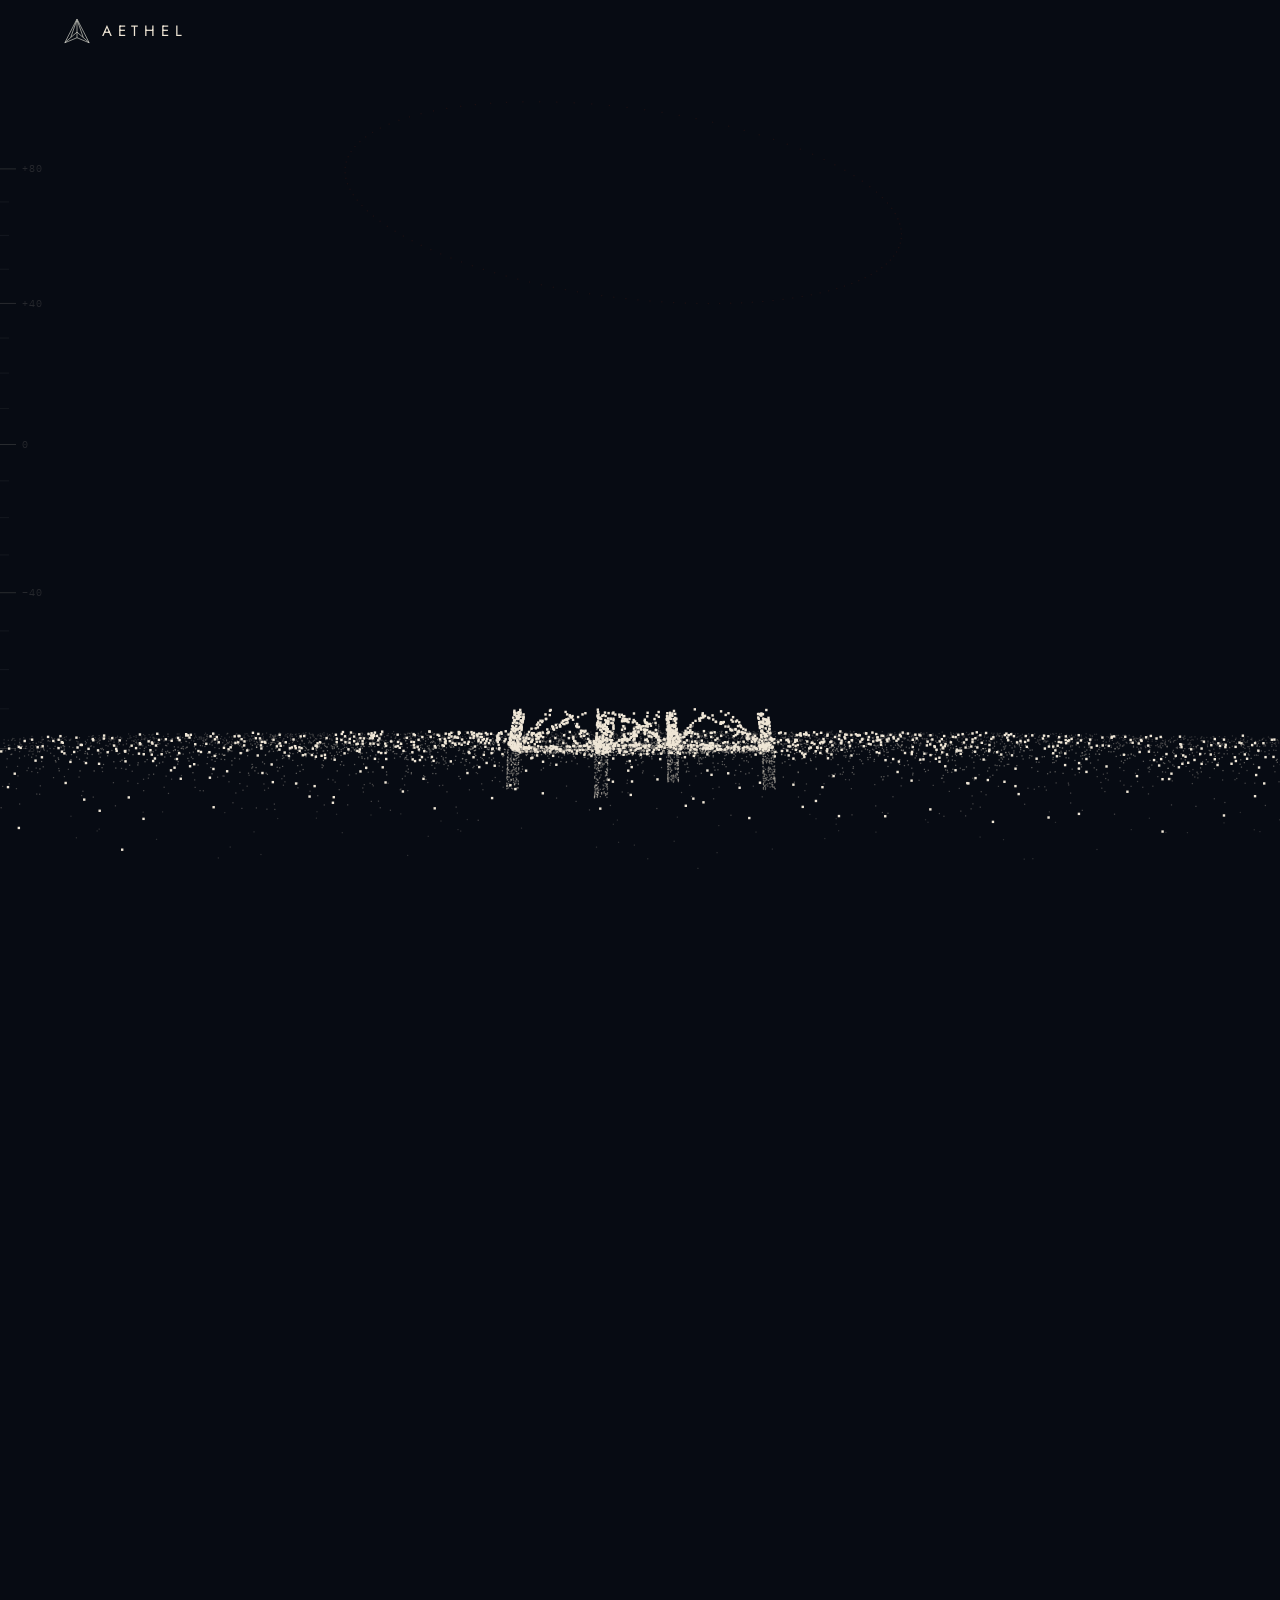
<file: v3.html>
<!doctype html>
<html lang="en">
<head>
  <meta charset="utf-8">
  <meta name="viewport" content="width=device-width, initial-scale=1">
  <title>Aethel</title>
  <link rel="icon" href="assets/mark.svg" type="image/svg+xml">
  <link rel="preconnect" href="https://fonts.googleapis.com">
  <link rel="preconnect" href="https://fonts.gstatic.com" crossorigin>
  <link href="https://fonts.googleapis.com/css2?family=IBM+Plex+Mono:wght@400;500&family=IBM+Plex+Sans:wght@300;400&family=Jost:wght@300;400&display=swap" rel="stylesheet">
  <link rel="stylesheet" href="styles.css?v=1791928407">
</head>
<body class="has-stage">

<header class="nav">
  <a class="brand" href="#top" aria-label="Aethel">
    <img src="assets/mark.svg" alt="" width="26" height="26">
    <span>AETHEL</span>
  </a>
</header>

<main id="top">
  <div class="stage">
    <section class="hero hero-offshore">
      <canvas id="cloud" aria-hidden="true"></canvas>
    </section>
  </div>
</main>

<footer id="contact" class="footer">
  <canvas id="stipple" aria-hidden="true"></canvas>

  <div class="footer-bottom">
    <span>© 2026 Aethel</span>
  </div>

  <div class="wordmark" aria-hidden="true">AETHEL</div>
</footer>

<script src="pointcloud.js?v=1791928407"></script>
<script src="script.js?v=1791928407"></script>
</body>
</html>
</file>
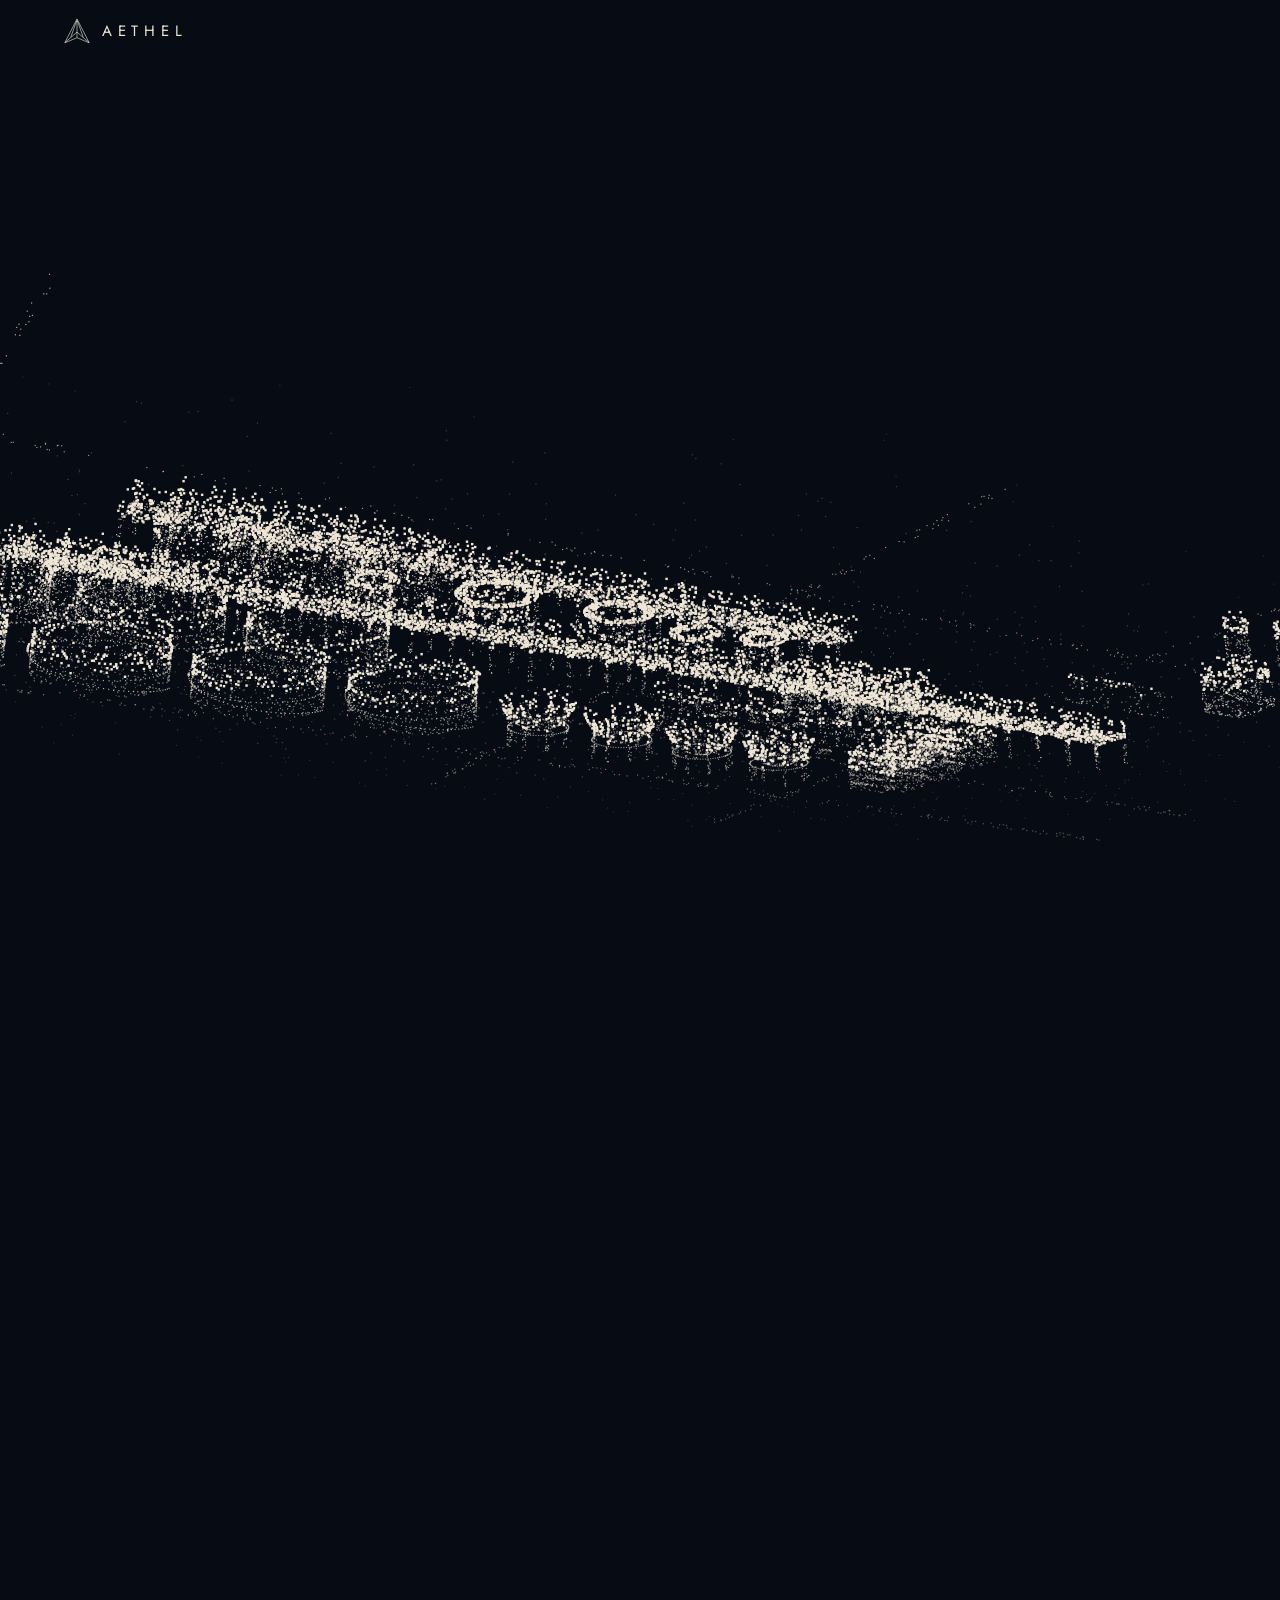
<file: v4.html>
<!doctype html>
<html lang="en">
<head>
  <meta charset="utf-8">
  <meta name="viewport" content="width=device-width, initial-scale=1">
  <title>Aethel</title>
  <link rel="icon" href="assets/mark.svg" type="image/svg+xml">
  <link rel="preconnect" href="https://fonts.googleapis.com">
  <link rel="preconnect" href="https://fonts.gstatic.com" crossorigin>
  <link href="https://fonts.googleapis.com/css2?family=IBM+Plex+Mono:wght@400;500&family=IBM+Plex+Sans:wght@300;400&family=Jost:wght@300;400&display=swap" rel="stylesheet">
  <link rel="stylesheet" href="styles.css?v=1791928407">
</head>
<body class="has-stage">

<header class="nav">
  <a class="brand" href="#top" aria-label="Aethel">
    <img src="assets/mark.svg" alt="" width="26" height="26">
    <span>AETHEL</span>
  </a>
</header>

<main id="top">
  <div class="stage">
    <section class="hero hero-offshore">
      <canvas id="cloud" aria-hidden="true"></canvas>
    </section>
  </div>
</main>

<footer id="contact" class="footer">
  <canvas id="stipple" aria-hidden="true"></canvas>

  <div class="footer-bottom">
    <span>© 2026 Aethel</span>
  </div>

  <div class="wordmark" aria-hidden="true">AETHEL</div>
</footer>

<script src="refinery.js?v=1791928407"></script>
<script src="script.js?v=1791928407"></script>
</body>
</html>
</file>
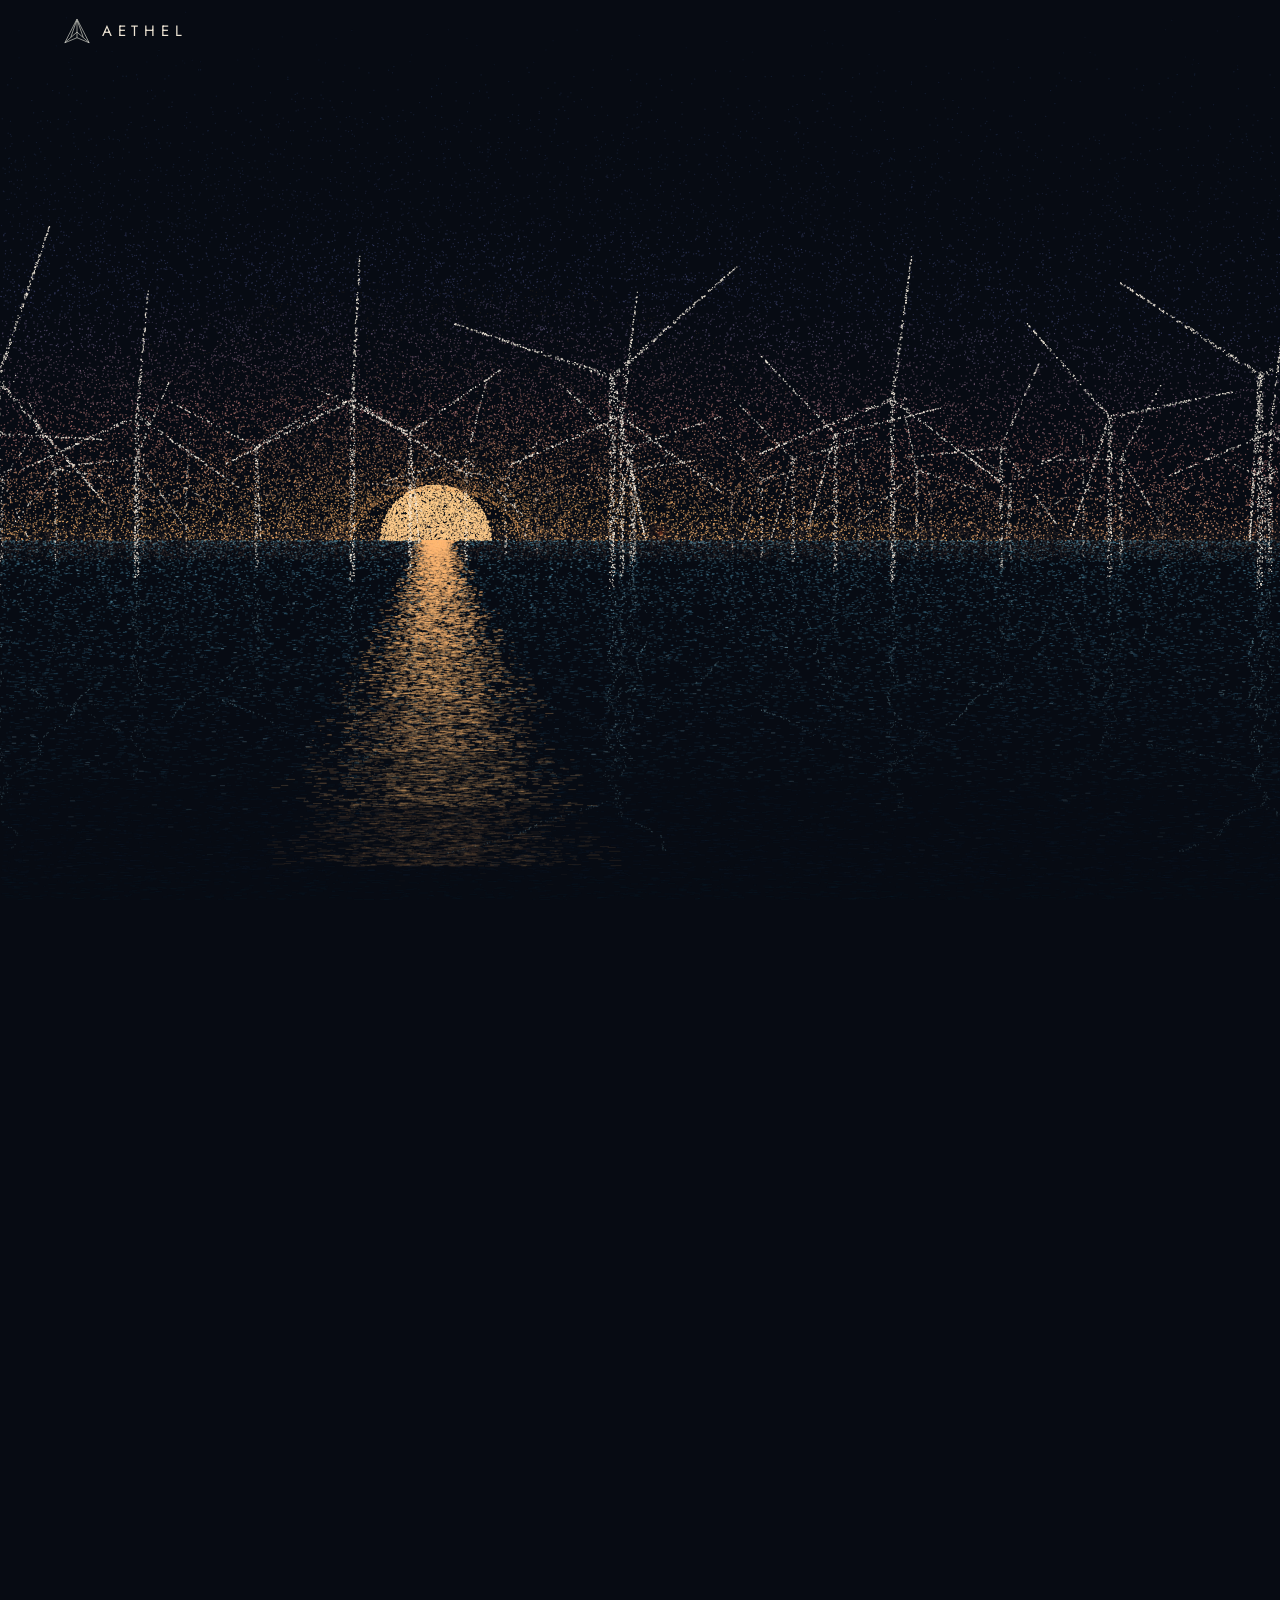
<file: v5.html>
<!doctype html>
<html lang="en">
<head>
  <meta charset="utf-8">
  <meta name="viewport" content="width=device-width, initial-scale=1">
  <title>Aethel</title>
  <link rel="icon" href="assets/mark.svg" type="image/svg+xml">
  <link rel="preconnect" href="https://fonts.googleapis.com">
  <link rel="preconnect" href="https://fonts.gstatic.com" crossorigin>
  <link href="https://fonts.googleapis.com/css2?family=IBM+Plex+Mono:wght@400;500&family=IBM+Plex+Sans:wght@300;400&family=Jost:wght@300;400&display=swap" rel="stylesheet">
  <link rel="stylesheet" href="styles.css?v=1791928407">
</head>
<body class="has-stage">

<header class="nav">
  <a class="brand" href="#top" aria-label="Aethel">
    <img src="assets/mark.svg" alt="" width="26" height="26">
    <span>AETHEL</span>
  </a>
</header>

<main id="top">
  <div class="stage">
    <section class="hero hero-offshore">
      <canvas id="cloud" aria-hidden="true"></canvas>
    </section>
  </div>
</main>

<footer id="contact" class="footer">
  <canvas id="stipple" aria-hidden="true"></canvas>

  <div class="footer-bottom">
    <span>© 2026 Aethel</span>
  </div>

  <div class="wordmark" aria-hidden="true">AETHEL</div>
</footer>

<script src="windfarm.js?v=1791928407"></script>
<script src="script.js?v=1791928407"></script>
</body>
</html>
</file>
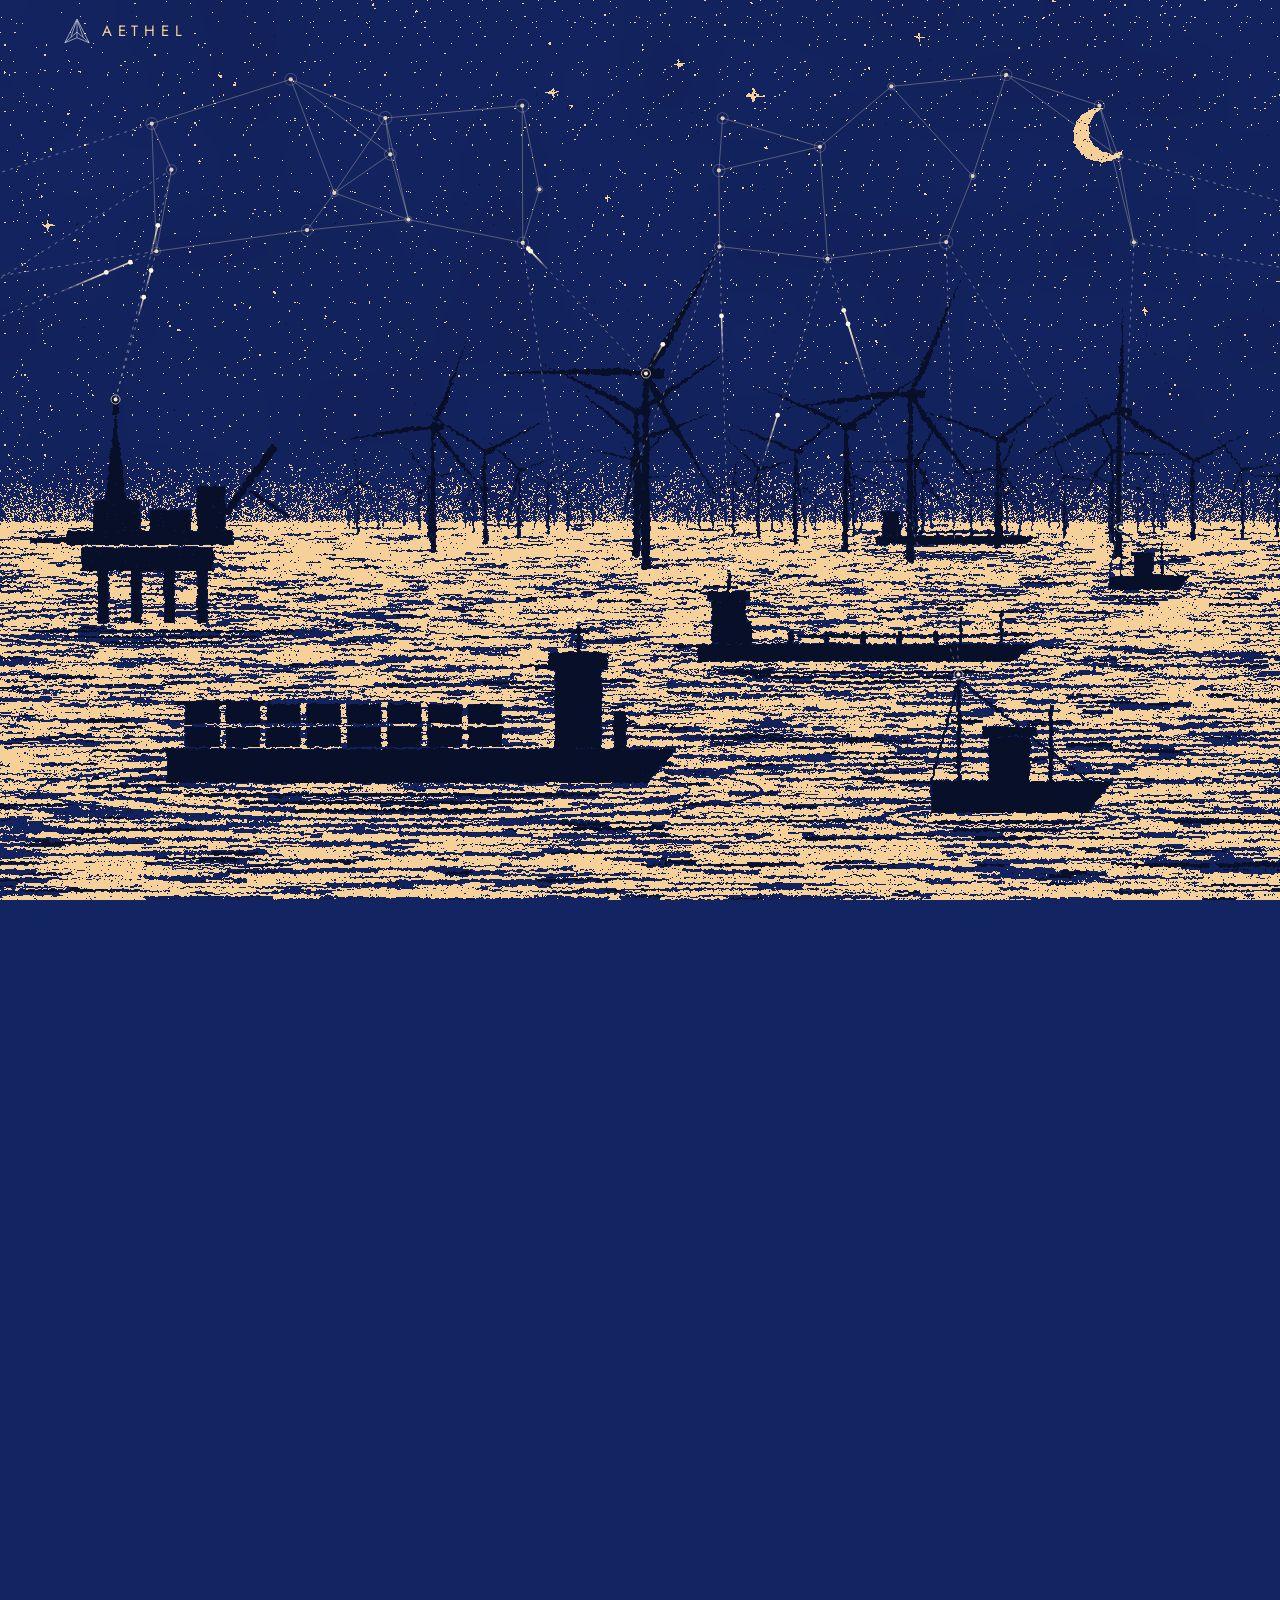
<file: v6.html>
<!doctype html>
<html lang="en" class="riso" data-variant="field">
<head>
  <meta charset="utf-8">
  <meta name="viewport" content="width=device-width, initial-scale=1">
  <title>Aethel</title>
  <link rel="icon" href="assets/mark.svg" type="image/svg+xml">
  <link rel="preconnect" href="https://fonts.googleapis.com">
  <link rel="preconnect" href="https://fonts.gstatic.com" crossorigin>
  <link href="https://fonts.googleapis.com/css2?family=IBM+Plex+Mono:wght@400;500&family=IBM+Plex+Sans:wght@300;400&family=Jost:wght@300;400&display=swap" rel="stylesheet">
  <link rel="stylesheet" href="styles.css?v=1791956355">
</head>
<body class="has-stage">

<header class="nav">
  <a class="brand" href="#top" aria-label="Aethel">
    <img src="assets/mark.svg" alt="" width="26" height="26">
    <span>AETHEL</span>
  </a>
</header>

<main id="top">
  <div class="stage">
    <section class="hero hero-offshore">
      <canvas id="gl" aria-hidden="true"></canvas>
      <canvas id="dot" aria-hidden="true"></canvas>
    </section>
  </div>
</main>

<footer id="contact" class="footer">
  <canvas id="stipple" aria-hidden="true"></canvas>

  <div class="footer-bottom">
    <span>© 2026 Aethel</span>
  </div>

  <div class="wordmark" aria-hidden="true">AETHEL</div>
</footer>

<script src="riso.js?v=1791956605"></script>
<script src="script.js?v=1791956355"></script>
</body>
</html>
</file>
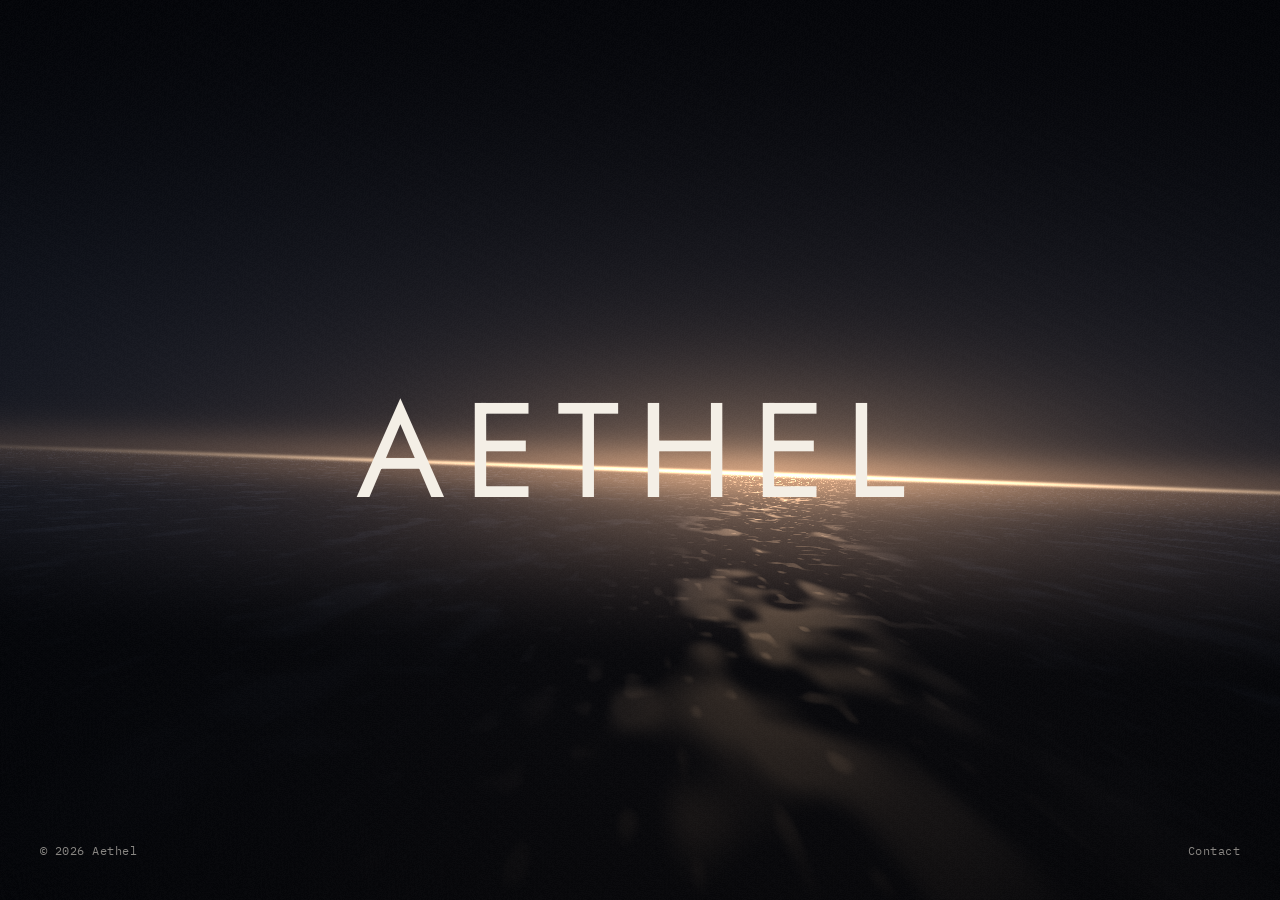
<file: v7.html>
<!doctype html>
<html lang="en">
<head>
  <meta charset="utf-8">
  <meta name="viewport" content="width=device-width, initial-scale=1, viewport-fit=cover">
  <title>Aethel</title>
  <meta name="theme-color" content="#05070c">
  <link rel="icon" href="assets/mark.svg" type="image/svg+xml">
  <link rel="preconnect" href="https://fonts.googleapis.com">
  <link rel="preconnect" href="https://fonts.gstatic.com" crossorigin>
  <link href="https://fonts.googleapis.com/css2?family=IBM+Plex+Mono:wght@400&family=Jost:wght@400&display=swap" rel="stylesheet">
  <style>
    :root { --ink: #05070c; --text: #f4efe6; --mute: rgba(244, 239, 230, .55); --pad: clamp(18px, 3.2vw, 40px); }
    * { box-sizing: border-box; margin: 0; }
    html, body { height: 100%; background: var(--ink); color: var(--text); overflow: hidden; }
    body { font: 400 12px/1.4 "IBM Plex Mono", ui-monospace, monospace; -webkit-font-smoothing: antialiased; }
    a { color: inherit; text-decoration: none; }
    .stage { position: fixed; inset: 0; height: 100svh; }
    #sky {
      position: absolute; inset: 0; width: 100%; height: 100%; display: block;
      /* fallback when WebGL is unavailable */
      background:
        radial-gradient(60% 9% at 50% 52%, rgba(255, 214, 160, .35), transparent 70%),
        linear-gradient(#05070c 0%, #0b1220 48%, #151a24 52%, #05070c 100%);
    }
    h1 {
      position: absolute; left: 50%; top: 50%; transform: translate(-50%, -50%);
      font: 400 clamp(44px, 10.5vw, 168px)/1 "Jost", system-ui, sans-serif;
      letter-spacing: .14em; margin-right: -.14em;  /* keep the spaced word optically centred */
      white-space: nowrap; user-select: none;
      opacity: 0; animation: rise 2.4s cubic-bezier(.2, .7, .2, 1) .5s forwards;
    }
    @keyframes rise { from { opacity: 0; letter-spacing: .22em; } to { opacity: 1; letter-spacing: .14em; } }
    footer {
      position: absolute; left: var(--pad); right: var(--pad);
      bottom: max(var(--pad), env(safe-area-inset-bottom));
      display: flex; justify-content: space-between; align-items: flex-end; gap: 16px;
      color: var(--mute); letter-spacing: .04em;
      opacity: 0; animation: fade 1.6s ease 1.6s forwards;
    }
    footer a:hover { color: var(--text); }
    @keyframes fade { to { opacity: 1; } }
    @media (prefers-reduced-motion: reduce) { h1, footer { animation: none; opacity: 1; } }
  </style>
</head>
<body>
  <main class="stage">
    <canvas id="sky" aria-hidden="true"></canvas>
    <h1>AETHEL</h1>
    <footer>
      <span>© 2026 Aethel</span>
      <!-- TODO: real contact address -->
      <a href="mailto:hello@example.com">Contact</a>
    </footer>
  </main>
  <script src="horizon.js?v=4"></script>
</body>
</html>
</file>
<file: styles.css>
:root {
  --paper: #f6f5f1;
  --ink: #0b0b0c;
  --mute: #5c5c58;
  --rule: #d6d4cb;
  --signal: #ff4f1a;
  --night: #070b13;
  --cream: #efe6d6;
  --pad: clamp(20px, 5vw, 72px);
  --max: 1180px;
}

* { box-sizing: border-box; margin: 0; }
html { scroll-behavior: smooth; }
body {
  background: var(--paper);
  color: var(--ink);
  font: 300 18px/1.55 "IBM Plex Sans", system-ui, sans-serif;
  -webkit-font-smoothing: antialiased;
}
a { color: inherit; text-decoration: none; }

/* NAV */
.nav {
  position: fixed; inset: 0 0 auto 0; z-index: 10;
  display: flex; justify-content: space-between; align-items: center;
  padding: 18px var(--pad);
  color: var(--cream);
}
.nav .brand img { filter: invert(1) sepia(.3); }
.brand { display: flex; align-items: center; gap: 12px; font: 400 15px "Jost", sans-serif; letter-spacing: .38em; }

/* HERO */
.hero {
  position: relative;
  height: 100svh; min-height: 560px;
  background: var(--night);
  color: var(--cream);
  overflow: hidden;
  cursor: grab;
  touch-action: pan-y;
}
.hero.dragging { cursor: grabbing; }
#sea, #offshore, #cloud, #gl, #dot { position: absolute; inset: 0; width: 100%; height: 100%; }
.hero-offshore { cursor: default; }
.hud {
  position: absolute; z-index: 2; display: grid; gap: 6px; pointer-events: none;
  font: 400 12px/1 "IBM Plex Mono", monospace; letter-spacing: .14em; text-transform: uppercase;
}
.hud b { font-weight: 500; }
.hud .dim, .hud.dim { color: color-mix(in srgb, var(--cream) 45%, transparent); }
.hud-tl { top: 92px; left: var(--pad); }
.hud-tr { top: 92px; right: var(--pad); text-align: right; }
.hud-bl { bottom: 32px; left: var(--pad); }
.hud-br { bottom: 32px; right: var(--pad); }
.hud-bl, .hud-tl { text-align: left; }
.scroll { position: absolute; left: 50%; bottom: 28px; margin-left: -11px; z-index: 2; width: 22px; height: 36px; border: 1px solid color-mix(in srgb, var(--cream) 60%, transparent); border-radius: 12px; }
.scroll span { position: absolute; left: 50%; top: 7px; width: 3px; height: 7px; margin-left: -1.5px; background: var(--signal); border-radius: 2px; animation: scroll 1.8s ease-in-out infinite; }
@keyframes scroll { 0% { transform: translateY(0); opacity: 1; } 70% { transform: translateY(12px); opacity: 0; } 100% { opacity: 0; } }

/* HERO / FOOTER TRANSITION (index only): the footer is fixed underneath. The hero
   stays pinned while its grain disperses and its backdrop fades, uncovering the
   footer behind it. No sliding panel, so nothing looks empty mid-scroll. */
.has-stage, .has-stage body { background: var(--night); }
.stage { position: relative; z-index: 2; height: 195svh; }
.stage .hero { position: sticky; top: 0; background: transparent; }
.stage .hero::before { content: ""; position: absolute; inset: 0; background: var(--night); opacity: var(--cover, 1); pointer-events: none; }
.has-stage .footer { position: fixed; inset: 0; z-index: 0; height: 100svh; min-height: 0; margin: 0; }

/* RISO PAGES: deck palette (cobalt, navy, cream) */
.riso { --night: #132463; --navy: #0e2670; --cream: #f6d29a; }
.riso .footer { color: var(--cream); }
.riso .wordmark { color: #fdeccd; }
#dot { pointer-events: none; }

/* FOOTER */
.footer {
  position: relative;
  min-height: 100svh;
  background: var(--night);
  color: var(--cream);
  overflow: hidden;
  display: flex; flex-direction: column;
  padding: clamp(48px, 7vw, 96px) var(--pad) 0;
}
#stipple {
  position: absolute; inset: 0; width: 100%; height: 100%;
  -webkit-mask-image: linear-gradient(to top, transparent 0%, transparent 100%);
  mask-image: linear-gradient(to top, transparent 0%, transparent 100%);
}
.footer > *:not(#stipple) { position: relative; z-index: 1; }


.footer-bottom {
  margin-top: auto; padding-top: 80px;
  display: flex; justify-content: space-between; flex-wrap: wrap; gap: 12px;
  font: 400 12px "IBM Plex Mono", monospace; letter-spacing: .04em;
  color: color-mix(in srgb, var(--cream) 60%, transparent);
}

.wordmark {
  margin: 0 calc(var(--pad) * -1);
  padding: 0 var(--pad);
  font: 400 clamp(72px, 27vw, 560px)/.78 "Jost", sans-serif;
  letter-spacing: -.01em;
  color: #fff;
  white-space: nowrap;
  margin-top: 24px;
  transform: translateY(9%);
  user-select: none;
}

@media (max-width: 860px) {
}
@media (prefers-reduced-motion: reduce) {
  html { scroll-behavior: auto; }
  .scroll span { animation: none; }
}

@media (max-width: 700px) {
  .footer-bottom { position: absolute; left: var(--pad); top: 74px; padding: 0; margin: 0; z-index: 2; }
  .wordmark { font-size: clamp(64px, 29vw, 220px); }
  .nav { padding: 14px var(--pad); }
}
</file>
